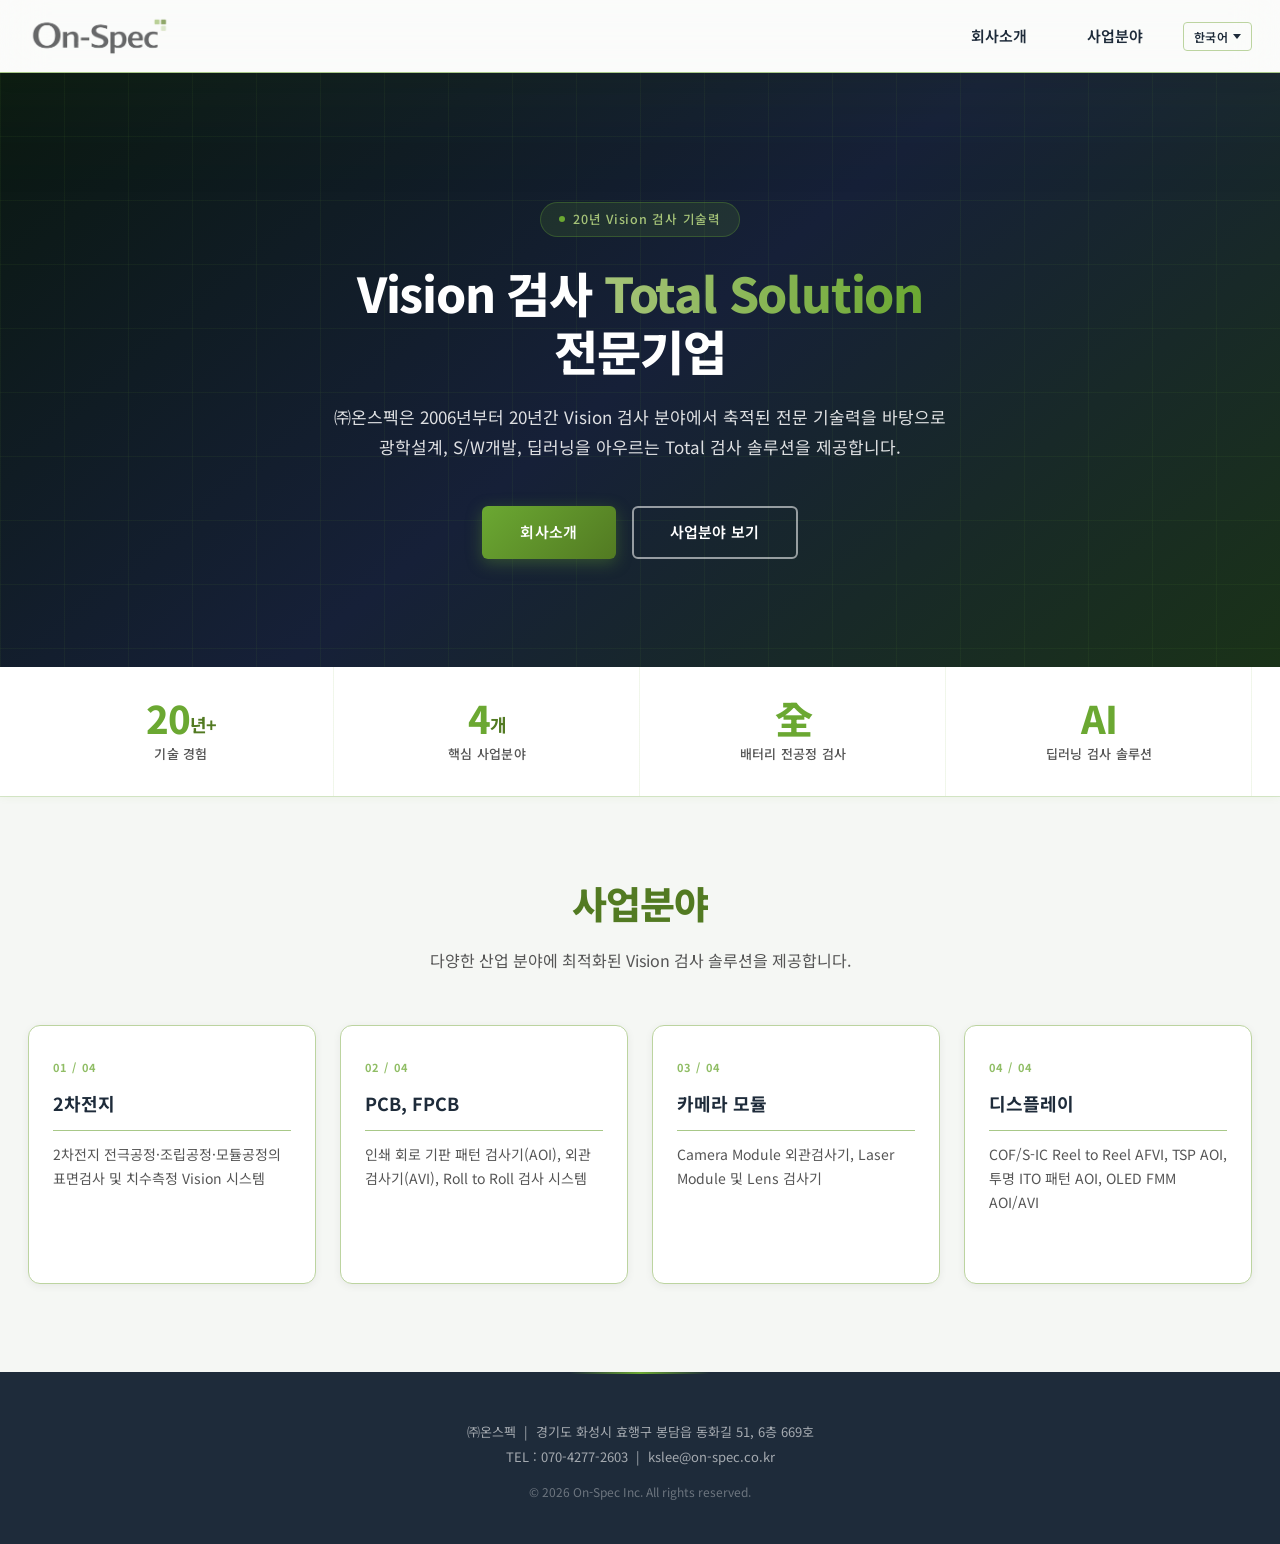
<file: OnSpec_Homepage/wwwroot/index.html>
<!DOCTYPE html>
<html lang="ko">
<head>
    <meta charset="UTF-8" name="viewport" content="width=device-width, initial-scale=1.0">
    <meta name="naver-site-verification" content="72e1d73c16ef4dec7e70564b57519d7ae366d9de"/>
    <link rel="icon" href="favicon.ico" type="image/x-icon">
    <title>㈜온스펙 - Vision 검사 Total Solution</title>
    <link rel="preconnect" href="https://fonts.googleapis.com">
    <link rel="preconnect" href="https://fonts.gstatic.com" crossorigin>
    <link rel="stylesheet" href="https://fonts.googleapis.com/css2?family=Noto+Sans+KR:wght@400;500;600;700;800&display=swap">
    <link rel="stylesheet" href="style.css">
</head>
<body data-page="index">

    <!-- ══ HEADER ══════════════════════════════════════════════ -->
    <header class="site-header">
        <div class="header-inner">
            <div class="logo">
                <a href="index.html"><img src="res/logo.png" alt="㈜온스펙"></a>
            </div>
            <nav class="main-nav">
                <ul>
                    <li class="has-dropdown">
                        <a href="about.html" data-i18n="nav-about">회사소개</a>
                        <ul class="dropdown">
                            <li><a href="about.html#profile" data-i18n="sub-profile">기업 개요</a></li>
                            <li><a href="about.html#orgchart" data-i18n="sub-orgchart">조직도</a></li>
                            <li><a href="about.html#location" data-i18n="sub-location">오시는 길</a></li>
                            <li><a href="about.html#contact" data-i18n="sub-contact">연락처</a></li>
                        </ul>
                    </li>
                    <li class="has-dropdown">
                        <a href="business.html" data-i18n="nav-business">사업분야</a>
                        <ul class="dropdown">
                            <li><a href="business.html#battery" data-i18n="sub-battery">2차전지</a></li>
                            <li><a href="business.html#pcb" data-i18n="sub-pcb">PCB, FPCB</a></li>
                            <li><a href="business.html#camera" data-i18n="sub-camera">카메라 모듈</a></li>
                            <li><a href="business.html#display" data-i18n="sub-display">디스플레이</a></li>
                        </ul>
                    </li>
                </ul>
            </nav>
            <div class="lang-select" id="langSelect"></div>
            <button class="menu-toggle" id="menuToggle" data-i18n-aria="menu-aria" aria-label="메뉴 열기">
                <span></span><span></span><span></span>
            </button>
        </div>
    </header>

    <!-- ══ MOBILE NAV ══════════════════════════════════════════ -->
    <nav class="mobile-nav" id="mobileNav">
        <ul>
            <li>
                <a href="about.html" data-i18n="nav-about">회사소개</a>
                <ul class="mobile-sub">
                    <li><a href="about.html#profile" data-i18n="sub-profile">기업 개요</a></li>
                    <li><a href="about.html#orgchart" data-i18n="sub-orgchart">조직도</a></li>
                    <li><a href="about.html#location" data-i18n="sub-location">오시는 길</a></li>
                    <li><a href="about.html#contact" data-i18n="sub-contact">연락처</a></li>
                </ul>
            </li>
            <li>
                <a href="business.html" data-i18n="nav-business">사업분야</a>
                <ul class="mobile-sub">
                    <li><a href="business.html#battery" data-i18n="sub-battery">2차전지</a></li>
                    <li><a href="business.html#pcb" data-i18n="sub-pcb">PCB, FPCB</a></li>
                    <li><a href="business.html#camera" data-i18n="sub-camera">카메라 모듈</a></li>
                    <li><a href="business.html#display" data-i18n="sub-display">디스플레이</a></li>
                </ul>
            </li>
        </ul>
    </nav>

    <!-- ══ PAGE BODY ════════════════════════════════════════════ -->
    <div class="page-body">

        <!-- HERO -->
        <section class="hero">
            <div class="hero-inner">
                <div class="hero-badge" data-i18n="hero-badge">20년 Vision 검사 기술력</div>
                <h1 data-i18n="hero-title">Vision 검사 <em>Total Solution</em><br>전문기업</h1>
                <p data-i18n="hero-desc">
                    ㈜온스펙은 2006년부터 20년간 Vision 검사 분야에서 축적된 전문 기술력을 바탕으로<br>
                    광학설계, S/W개발, 딥러닝을 아우르는 Total 검사 솔루션을 제공합니다.
                </p>
                <div class="hero-cta">
                    <a href="about.html" class="btn-primary" data-i18n="hero-btn-about">회사소개</a>
                    <a href="business.html" class="btn-outline" data-i18n="hero-btn-business">사업분야 보기</a>
                </div>
            </div>
        </section>

        <!-- STATS -->
        <div class="stats-section">
            <div class="stats-inner">
                <div class="stat-item">
                    <span class="stat-num">20<span class="stat-unit" data-i18n="stat-experience-u">년+</span></span>
                    <span class="stat-label" data-i18n="stat-experience">기술 경험</span>
                </div>
                <div class="stat-item">
                    <span class="stat-num">4<span class="stat-unit" data-i18n="stat-business-u">개</span></span>
                    <span class="stat-label" data-i18n="stat-business">핵심 사업분야</span>
                </div>
                <div class="stat-item">
                    <span class="stat-num">全</span>
                    <span class="stat-label" data-i18n="stat-battery">배터리 전공정 검사</span>
                </div>
                <div class="stat-item">
                    <span class="stat-num">AI</span>
                    <span class="stat-label" data-i18n="stat-ai">딥러닝 검사 솔루션</span>
                </div>
            </div>
        </div>

        <!-- OVERVIEW -->
        <section class="overview">
            <div class="overview-title">
                <span class="section-tag" data-i18n="overview-tag">사업분야</span>
                <p data-i18n="overview-p">다양한 산업 분야에 최적화된 Vision 검사 솔루션을 제공합니다.</p>
            </div>
            <div class="overview-grid">
                <a href="business.html#battery" class="overview-card">
                    <span class="card-num">01 / 04</span>
                    <h3 data-i18n="sub-battery">2차전지</h3>
                    <p data-i18n="card-battery">2차전지 전극공정·조립공정·모듈공정의 표면검사 및 치수측정 Vision 시스템</p>
                    <span class="card-arrow" data-i18n="card-more">더 보기</span>
                </a>
                <a href="business.html#pcb" class="overview-card">
                    <span class="card-num">02 / 04</span>
                    <h3 data-i18n="sub-pcb">PCB, FPCB</h3>
                    <p data-i18n="card-pcb">인쇄 회로 기판 패턴 검사기(AOI), 외관 검사기(AVI), Roll to Roll 검사 시스템</p>
                    <span class="card-arrow" data-i18n="card-more">더 보기</span>
                </a>
                <a href="business.html#camera" class="overview-card">
                    <span class="card-num">03 / 04</span>
                    <h3 data-i18n="sub-camera">카메라 모듈</h3>
                    <p data-i18n="card-camera">Camera Module 외관검사기, Laser Module 및 Lens 검사기</p>
                    <span class="card-arrow" data-i18n="card-more">더 보기</span>
                </a>
                <a href="business.html#display" class="overview-card">
                    <span class="card-num">04 / 04</span>
                    <h3 data-i18n="sub-display">디스플레이</h3>
                    <p data-i18n="card-display">COF/S-IC Reel to Reel AFVI, TSP AOI, 투명 ITO 패턴 AOI, OLED FMM AOI/AVI</p>
                    <span class="card-arrow" data-i18n="card-more">더 보기</span>
                </a>
            </div>
        </section>

    </div><!-- /.page-body -->

    <!-- ══ FOOTER ══════════════════════════════════════════════ -->
    <footer class="site-footer">
        <p data-i18n="footer-addr">㈜온스펙 &nbsp;|&nbsp; 경기도 화성시 효행구 봉담읍 동화길 51, 6층 669호</p>
        <p data-i18n="footer-tel">TEL : 070-4277-2603 &nbsp;|&nbsp; kslee@on-spec.co.kr</p>
        <p class="footer-copy">© 2026 On-Spec Inc. All rights reserved.</p>
    </footer>

    <script>
        const menuToggle = document.getElementById('menuToggle');
        const mobileNav = document.getElementById('mobileNav');
        menuToggle.addEventListener('click', function () {
            mobileNav.classList.toggle('open');
            menuToggle.classList.toggle('open');
        });

        /* Close mobile nav when any nav link is tapped (same-page anchors) */
        mobileNav.querySelectorAll('a').forEach(function (link) {
            link.addEventListener('click', function () {
                mobileNav.classList.remove('open');
                menuToggle.classList.remove('open');
            });
        });
    </script>
    <script src="lang.js"></script>

</body>
</html>
</file>
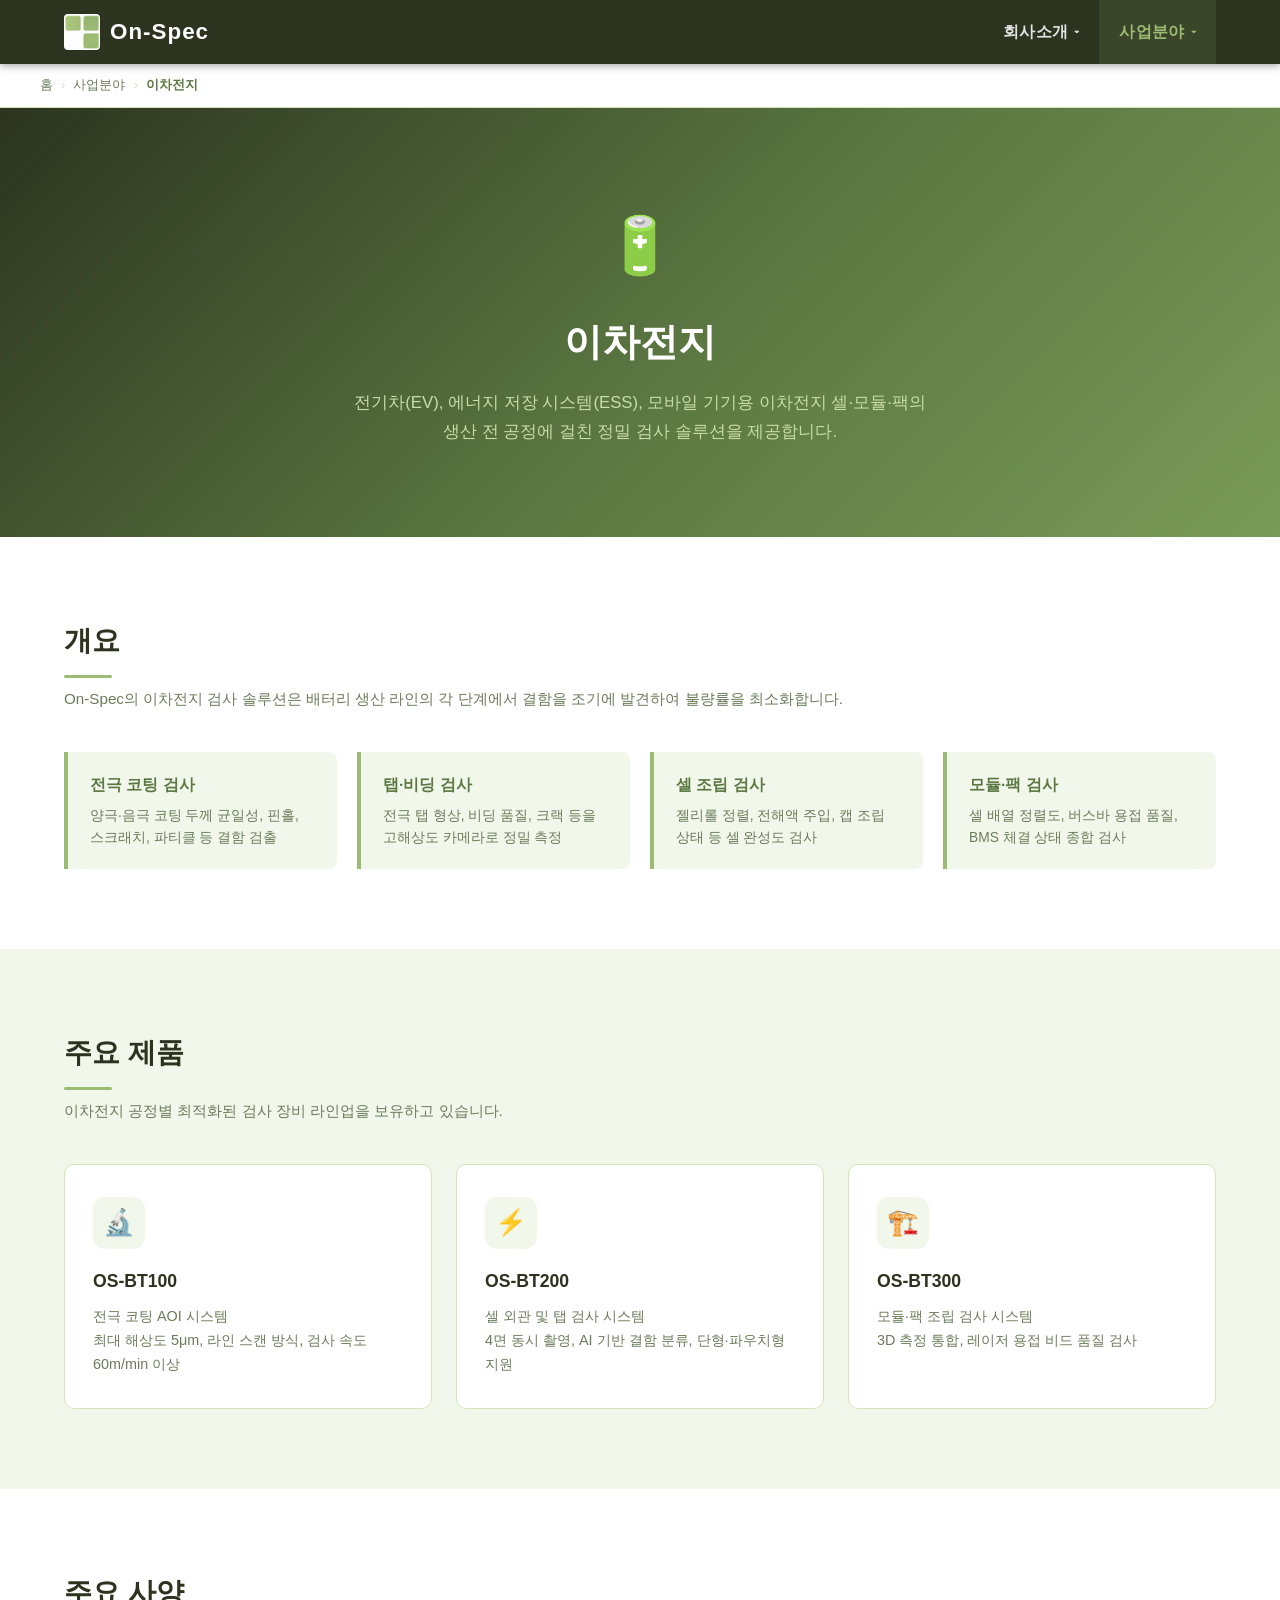
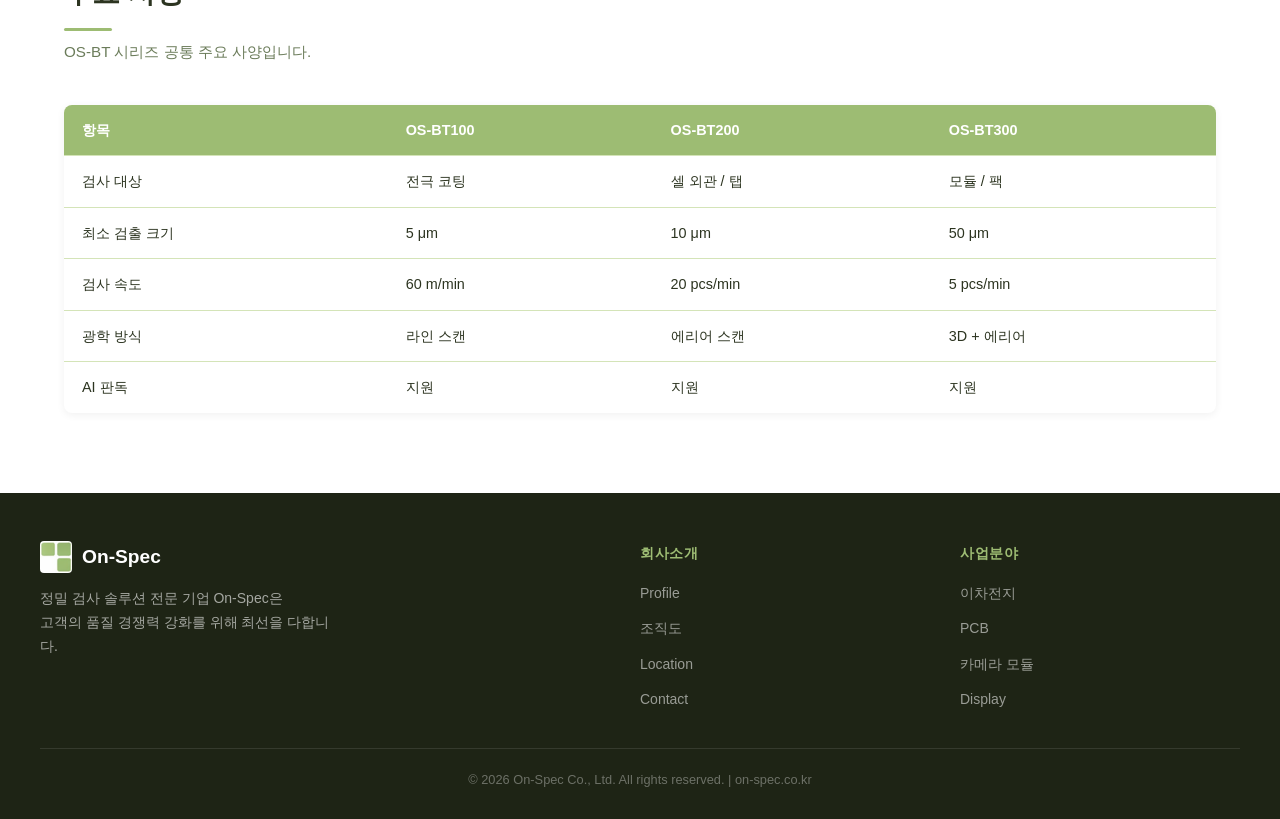
<file: battery.html>
<!DOCTYPE html>
<html lang="ko">
<head>
  <meta charset="UTF-8">
  <meta name="viewport" content="width=device-width, initial-scale=1.0">
  <link rel="icon" href="favicon.ico" type="image/x-icon">
  <title>On-Spec | 이차전지</title>
  <link rel="stylesheet" href="styles.css">
</head>
<body>

<!-- ── Navigation ─────────────────────────── -->
<nav class="navbar">
  <div class="navbar-inner">
    <a href="index.html" class="navbar-brand">
      <img src="favicon.ico" alt="On-Spec Logo">
      On-Spec
    </a>

    <button class="nav-toggle" id="navToggle" aria-label="메뉴 열기">
      <span></span><span></span><span></span>
    </button>

    <ul class="nav-menu" id="navMenu">
      <li class="nav-item">
        <a href="company.html" class="nav-link">회사소개 <span class="arrow">▾</span></a>
        <div class="dropdown">
          <a href="company.html#profile">Profile</a>
          <a href="company.html#org">조직도</a>
          <a href="company.html#location">Location</a>
          <a href="company.html#contact">Contact</a>
        </div>
      </li>
      <li class="nav-item active">
        <a href="battery.html" class="nav-link">사업분야 <span class="arrow">▾</span></a>
        <div class="dropdown">
          <a href="battery.html" class="active">이차전지</a>
          <a href="pcb.html">PCB</a>
          <a href="camera.html">카메라 모듈</a>
          <a href="display.html">Display</a>
        </div>
      </li>
    </ul>
  </div>
</nav>

<!-- ── Breadcrumb ─────────────────────────── -->
<div class="breadcrumb">
  <div class="breadcrumb-inner">
    <a href="index.html">홈</a>
    <span class="sep">›</span>
    <span>사업분야</span>
    <span class="sep">›</span>
    <span class="current">이차전지</span>
  </div>
</div>

<!-- ── Business Hero ─────────────────────── -->
<div class="biz-hero">
  <div class="biz-icon">🔋</div>
  <h1>이차전지</h1>
  <p>
    전기차(EV), 에너지 저장 시스템(ESS), 모바일 기기용 이차전지 셀·모듈·팩의
    생산 전 공정에 걸친 정밀 검사 솔루션을 제공합니다.
  </p>
</div>

<!-- ── Overview ──────────────────────────── -->
<div class="section section-alt">
  <div class="container">
    <h2 class="section-title">개요</h2>
    <p class="section-subtitle">
      On-Spec의 이차전지 검사 솔루션은 배터리 생산 라인의 각 단계에서
      결함을 조기에 발견하여 불량률을 최소화합니다.
    </p>
    <div class="feature-grid">
      <div class="feature-item">
        <h4>전극 코팅 검사</h4>
        <p>양극·음극 코팅 두께 균일성, 핀홀, 스크래치, 파티클 등 결함 검출</p>
      </div>
      <div class="feature-item">
        <h4>탭·비딩 검사</h4>
        <p>전극 탭 형상, 비딩 품질, 크랙 등을 고해상도 카메라로 정밀 측정</p>
      </div>
      <div class="feature-item">
        <h4>셀 조립 검사</h4>
        <p>젤리롤 정렬, 전해액 주입, 캡 조립 상태 등 셀 완성도 검사</p>
      </div>
      <div class="feature-item">
        <h4>모듈·팩 검사</h4>
        <p>셀 배열 정렬도, 버스바 용접 품질, BMS 체결 상태 종합 검사</p>
      </div>
    </div>
  </div>
</div>

<!-- ── Products ──────────────────────────── -->
<div class="section">
  <div class="container">
    <h2 class="section-title">주요 제품</h2>
    <p class="section-subtitle">이차전지 공정별 최적화된 검사 장비 라인업을 보유하고 있습니다.</p>
    <div class="card-grid">
      <div class="card">
        <div class="card-icon">🔬</div>
        <h3>OS-BT100</h3>
        <p>전극 코팅 AOI 시스템<br>최대 해상도 5μm, 라인 스캔 방식, 검사 속도 60m/min 이상</p>
      </div>
      <div class="card">
        <div class="card-icon">⚡</div>
        <h3>OS-BT200</h3>
        <p>셀 외관 및 탭 검사 시스템<br>4면 동시 촬영, AI 기반 결함 분류, 단형·파우치형 지원</p>
      </div>
      <div class="card">
        <div class="card-icon">🏗️</div>
        <h3>OS-BT300</h3>
        <p>모듈·팩 조립 검사 시스템<br>3D 측정 통합, 레이저 용접 비드 품질 검사</p>
      </div>
    </div>
  </div>
</div>

<!-- ── Spec Table ─────────────────────────── -->
<div class="section section-alt">
  <div class="container">
    <h2 class="section-title">주요 사양</h2>
    <p class="section-subtitle">OS-BT 시리즈 공통 주요 사양입니다.</p>
    <table class="spec-table">
      <thead>
        <tr>
          <th>항목</th>
          <th>OS-BT100</th>
          <th>OS-BT200</th>
          <th>OS-BT300</th>
        </tr>
      </thead>
      <tbody>
        <tr>
          <td>검사 대상</td>
          <td>전극 코팅</td>
          <td>셀 외관 / 탭</td>
          <td>모듈 / 팩</td>
        </tr>
        <tr>
          <td>최소 검출 크기</td>
          <td>5 μm</td>
          <td>10 μm</td>
          <td>50 μm</td>
        </tr>
        <tr>
          <td>검사 속도</td>
          <td>60 m/min</td>
          <td>20 pcs/min</td>
          <td>5 pcs/min</td>
        </tr>
        <tr>
          <td>광학 방식</td>
          <td>라인 스캔</td>
          <td>에리어 스캔</td>
          <td>3D + 에리어</td>
        </tr>
        <tr>
          <td>AI 판독</td>
          <td>지원</td>
          <td>지원</td>
          <td>지원</td>
        </tr>
      </tbody>
    </table>
  </div>
</div>

<!-- ── Footer ─────────────────────────────── -->
<footer>
  <div class="footer-inner">
    <div class="footer-grid">
      <div>
        <div class="footer-brand">
          <img src="favicon.ico" alt="On-Spec Logo">
          On-Spec
        </div>
        <p class="footer-desc">
          정밀 검사 솔루션 전문 기업 On-Spec은<br>
          고객의 품질 경쟁력 강화를 위해 최선을 다합니다.
        </p>
      </div>
      <div class="footer-col">
        <h4>회사소개</h4>
        <ul>
          <li><a href="company.html#profile">Profile</a></li>
          <li><a href="company.html#org">조직도</a></li>
          <li><a href="company.html#location">Location</a></li>
          <li><a href="company.html#contact">Contact</a></li>
        </ul>
      </div>
      <div class="footer-col">
        <h4>사업분야</h4>
        <ul>
          <li><a href="battery.html">이차전지</a></li>
          <li><a href="pcb.html">PCB</a></li>
          <li><a href="camera.html">카메라 모듈</a></li>
          <li><a href="display.html">Display</a></li>
        </ul>
      </div>
    </div>
    <div class="footer-bottom">
      © 2026 On-Spec Co., Ltd. All rights reserved. | on-spec.co.kr
    </div>
  </div>
</footer>

<script>
  const toggle = document.getElementById('navToggle');
  const menu = document.getElementById('navMenu');
  toggle.addEventListener('click', () => menu.classList.toggle('open'));
  document.querySelectorAll('.nav-link').forEach(link => {
    link.addEventListener('click', function(e) {
      if (window.innerWidth <= 768 && this.nextElementSibling) {
        e.preventDefault();
        this.parentElement.classList.toggle('open');
      }
    });
  });
</script>
</body>
</html>
</file>
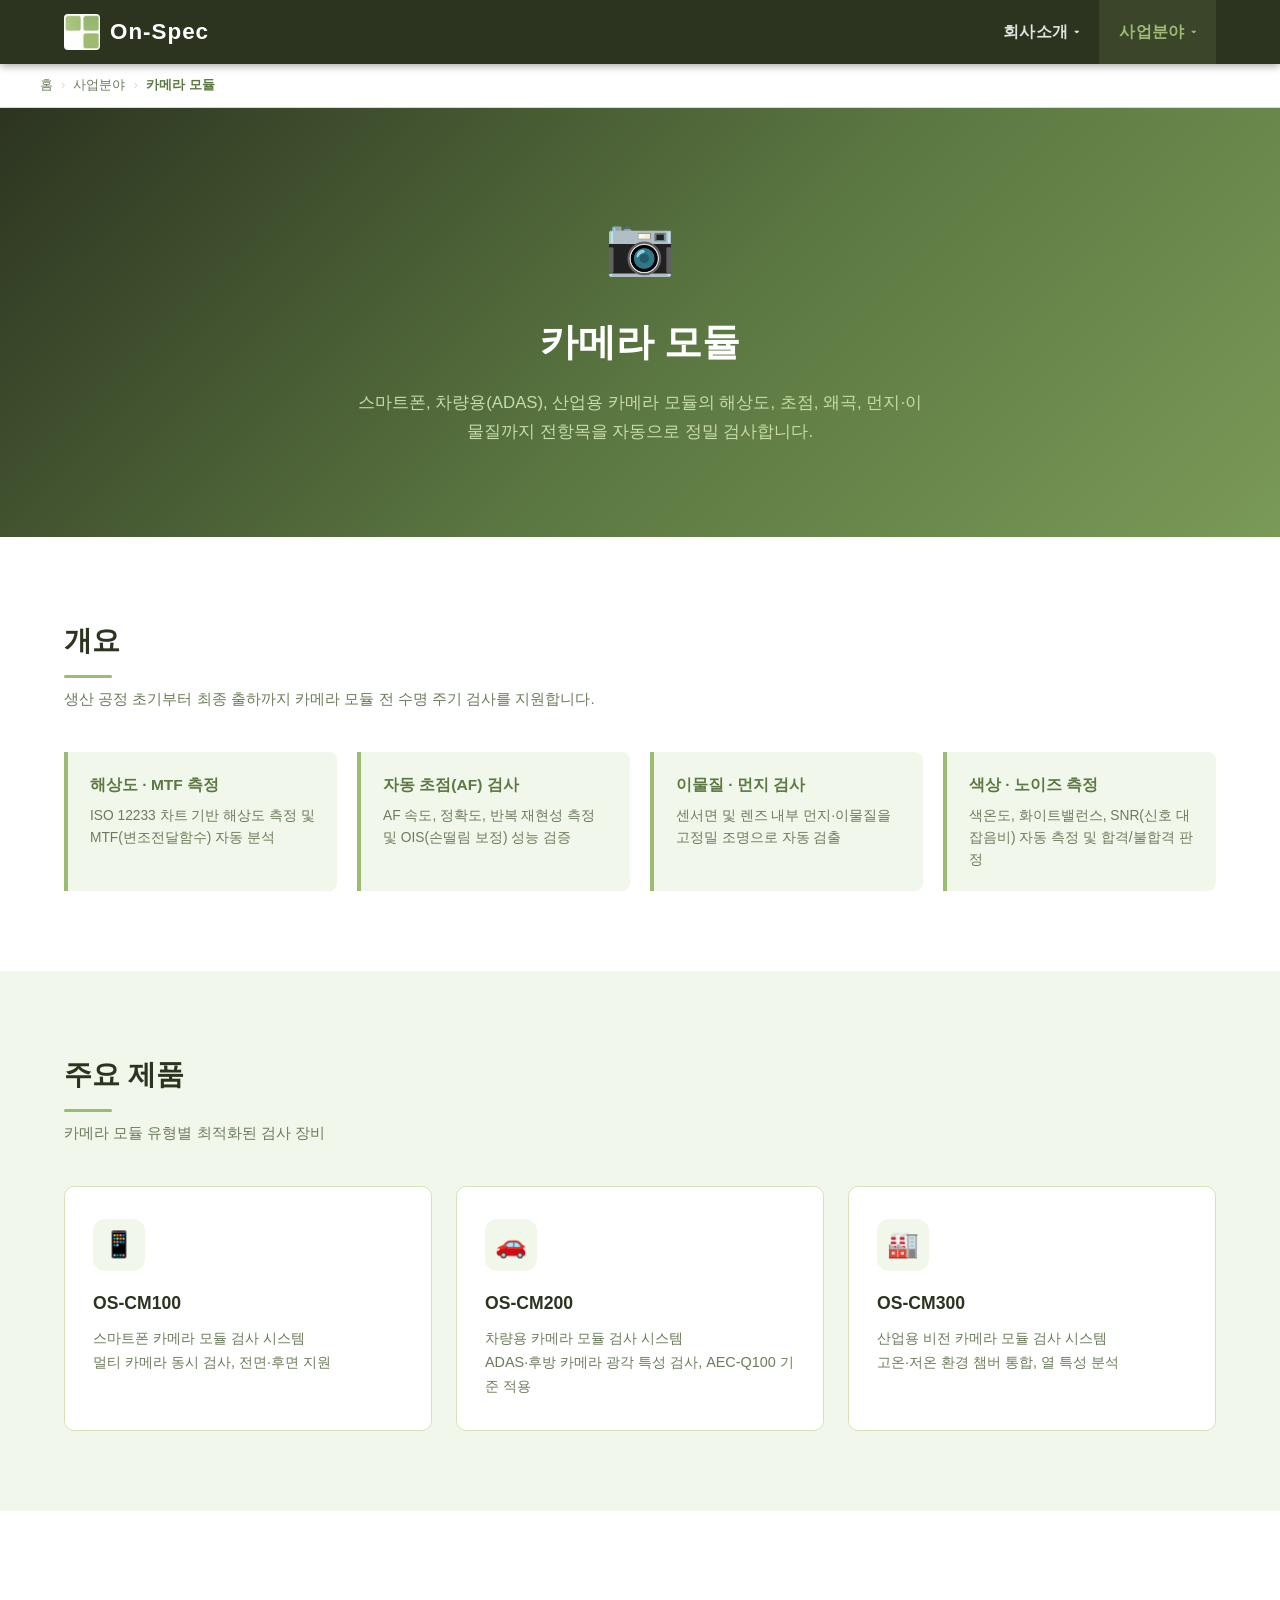
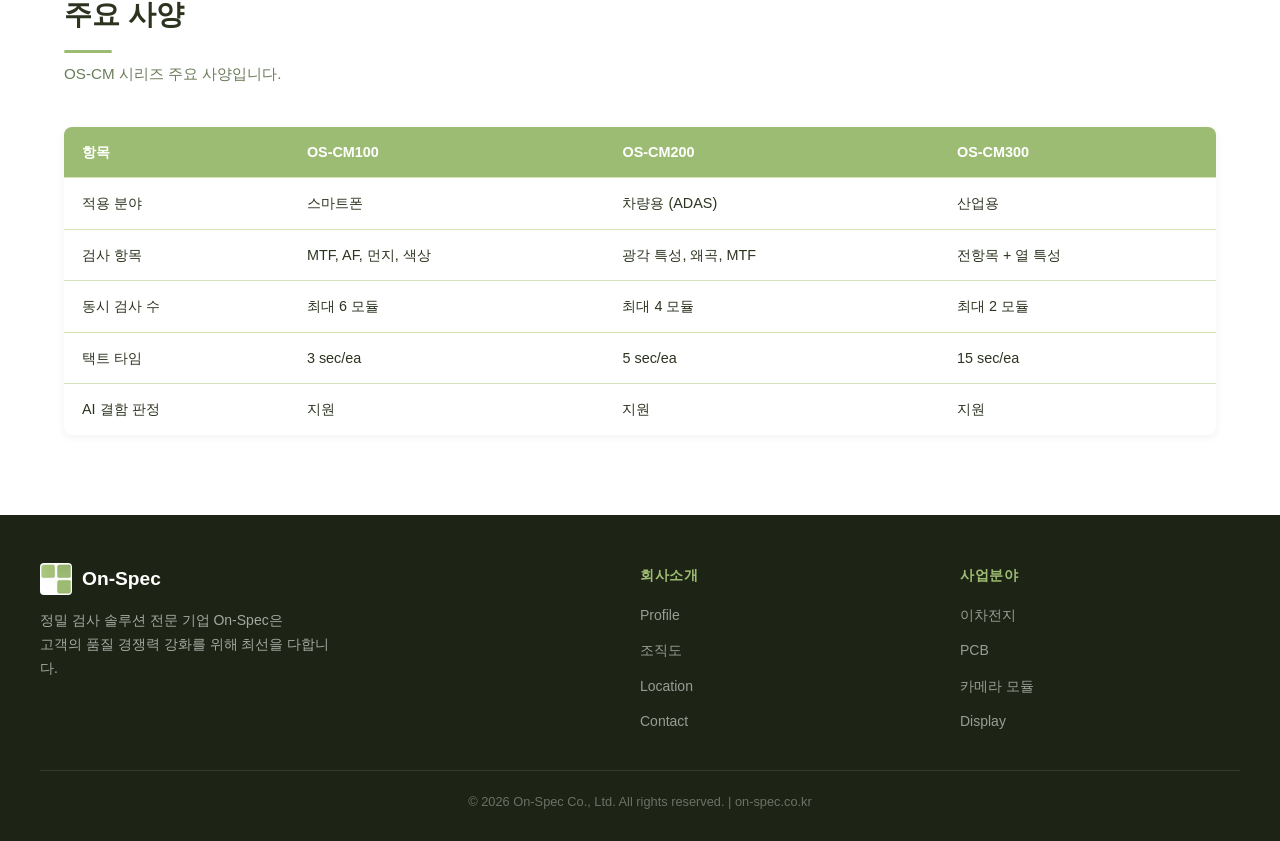
<file: camera.html>
<!DOCTYPE html>
<html lang="ko">
<head>
  <meta charset="UTF-8">
  <meta name="viewport" content="width=device-width, initial-scale=1.0">
  <link rel="icon" href="favicon.ico" type="image/x-icon">
  <title>On-Spec | 카메라 모듈</title>
  <link rel="stylesheet" href="styles.css">
</head>
<body>

<!-- ── Navigation ─────────────────────────── -->
<nav class="navbar">
  <div class="navbar-inner">
    <a href="index.html" class="navbar-brand">
      <img src="favicon.ico" alt="On-Spec Logo">
      On-Spec
    </a>

    <button class="nav-toggle" id="navToggle" aria-label="메뉴 열기">
      <span></span><span></span><span></span>
    </button>

    <ul class="nav-menu" id="navMenu">
      <li class="nav-item">
        <a href="company.html" class="nav-link">회사소개 <span class="arrow">▾</span></a>
        <div class="dropdown">
          <a href="company.html#profile">Profile</a>
          <a href="company.html#org">조직도</a>
          <a href="company.html#location">Location</a>
          <a href="company.html#contact">Contact</a>
        </div>
      </li>
      <li class="nav-item active">
        <a href="battery.html" class="nav-link">사업분야 <span class="arrow">▾</span></a>
        <div class="dropdown">
          <a href="battery.html">이차전지</a>
          <a href="pcb.html">PCB</a>
          <a href="camera.html" class="active">카메라 모듈</a>
          <a href="display.html">Display</a>
        </div>
      </li>
    </ul>
  </div>
</nav>

<!-- ── Breadcrumb ─────────────────────────── -->
<div class="breadcrumb">
  <div class="breadcrumb-inner">
    <a href="index.html">홈</a>
    <span class="sep">›</span>
    <span>사업분야</span>
    <span class="sep">›</span>
    <span class="current">카메라 모듈</span>
  </div>
</div>

<!-- ── Business Hero ─────────────────────── -->
<div class="biz-hero">
  <div class="biz-icon">📷</div>
  <h1>카메라 모듈</h1>
  <p>
    스마트폰, 차량용(ADAS), 산업용 카메라 모듈의 해상도, 초점, 왜곡,
    먼지·이물질까지 전항목을 자동으로 정밀 검사합니다.
  </p>
</div>

<!-- ── Overview ──────────────────────────── -->
<div class="section section-alt">
  <div class="container">
    <h2 class="section-title">개요</h2>
    <p class="section-subtitle">
      생산 공정 초기부터 최종 출하까지 카메라 모듈 전 수명 주기 검사를 지원합니다.
    </p>
    <div class="feature-grid">
      <div class="feature-item">
        <h4>해상도 · MTF 측정</h4>
        <p>ISO 12233 차트 기반 해상도 측정 및 MTF(변조전달함수) 자동 분석</p>
      </div>
      <div class="feature-item">
        <h4>자동 초점(AF) 검사</h4>
        <p>AF 속도, 정확도, 반복 재현성 측정 및 OIS(손떨림 보정) 성능 검증</p>
      </div>
      <div class="feature-item">
        <h4>이물질 · 먼지 검사</h4>
        <p>센서면 및 렌즈 내부 먼지·이물질을 고정밀 조명으로 자동 검출</p>
      </div>
      <div class="feature-item">
        <h4>색상 · 노이즈 측정</h4>
        <p>색온도, 화이트밸런스, SNR(신호 대 잡음비) 자동 측정 및 합격/불합격 판정</p>
      </div>
    </div>
  </div>
</div>

<!-- ── Products ──────────────────────────── -->
<div class="section">
  <div class="container">
    <h2 class="section-title">주요 제품</h2>
    <p class="section-subtitle">카메라 모듈 유형별 최적화된 검사 장비</p>
    <div class="card-grid">
      <div class="card">
        <div class="card-icon">📱</div>
        <h3>OS-CM100</h3>
        <p>스마트폰 카메라 모듈 검사 시스템<br>멀티 카메라 동시 검사, 전면·후면 지원</p>
      </div>
      <div class="card">
        <div class="card-icon">🚗</div>
        <h3>OS-CM200</h3>
        <p>차량용 카메라 모듈 검사 시스템<br>ADAS·후방 카메라 광각 특성 검사, AEC-Q100 기준 적용</p>
      </div>
      <div class="card">
        <div class="card-icon">🏭</div>
        <h3>OS-CM300</h3>
        <p>산업용 비전 카메라 모듈 검사 시스템<br>고온·저온 환경 챔버 통합, 열 특성 분석</p>
      </div>
    </div>
  </div>
</div>

<!-- ── Spec Table ─────────────────────────── -->
<div class="section section-alt">
  <div class="container">
    <h2 class="section-title">주요 사양</h2>
    <p class="section-subtitle">OS-CM 시리즈 주요 사양입니다.</p>
    <table class="spec-table">
      <thead>
        <tr>
          <th>항목</th>
          <th>OS-CM100</th>
          <th>OS-CM200</th>
          <th>OS-CM300</th>
        </tr>
      </thead>
      <tbody>
        <tr>
          <td>적용 분야</td>
          <td>스마트폰</td>
          <td>차량용 (ADAS)</td>
          <td>산업용</td>
        </tr>
        <tr>
          <td>검사 항목</td>
          <td>MTF, AF, 먼지, 색상</td>
          <td>광각 특성, 왜곡, MTF</td>
          <td>전항목 + 열 특성</td>
        </tr>
        <tr>
          <td>동시 검사 수</td>
          <td>최대 6 모듈</td>
          <td>최대 4 모듈</td>
          <td>최대 2 모듈</td>
        </tr>
        <tr>
          <td>택트 타임</td>
          <td>3 sec/ea</td>
          <td>5 sec/ea</td>
          <td>15 sec/ea</td>
        </tr>
        <tr>
          <td>AI 결함 판정</td>
          <td>지원</td>
          <td>지원</td>
          <td>지원</td>
        </tr>
      </tbody>
    </table>
  </div>
</div>

<!-- ── Footer ─────────────────────────────── -->
<footer>
  <div class="footer-inner">
    <div class="footer-grid">
      <div>
        <div class="footer-brand">
          <img src="favicon.ico" alt="On-Spec Logo">
          On-Spec
        </div>
        <p class="footer-desc">
          정밀 검사 솔루션 전문 기업 On-Spec은<br>
          고객의 품질 경쟁력 강화를 위해 최선을 다합니다.
        </p>
      </div>
      <div class="footer-col">
        <h4>회사소개</h4>
        <ul>
          <li><a href="company.html#profile">Profile</a></li>
          <li><a href="company.html#org">조직도</a></li>
          <li><a href="company.html#location">Location</a></li>
          <li><a href="company.html#contact">Contact</a></li>
        </ul>
      </div>
      <div class="footer-col">
        <h4>사업분야</h4>
        <ul>
          <li><a href="battery.html">이차전지</a></li>
          <li><a href="pcb.html">PCB</a></li>
          <li><a href="camera.html">카메라 모듈</a></li>
          <li><a href="display.html">Display</a></li>
        </ul>
      </div>
    </div>
    <div class="footer-bottom">
      © 2026 On-Spec Co., Ltd. All rights reserved. | on-spec.co.kr
    </div>
  </div>
</footer>

<script>
  const toggle = document.getElementById('navToggle');
  const menu = document.getElementById('navMenu');
  toggle.addEventListener('click', () => menu.classList.toggle('open'));
  document.querySelectorAll('.nav-link').forEach(link => {
    link.addEventListener('click', function(e) {
      if (window.innerWidth <= 768 && this.nextElementSibling) {
        e.preventDefault();
        this.parentElement.classList.toggle('open');
      }
    });
  });
</script>
</body>
</html>
</file>
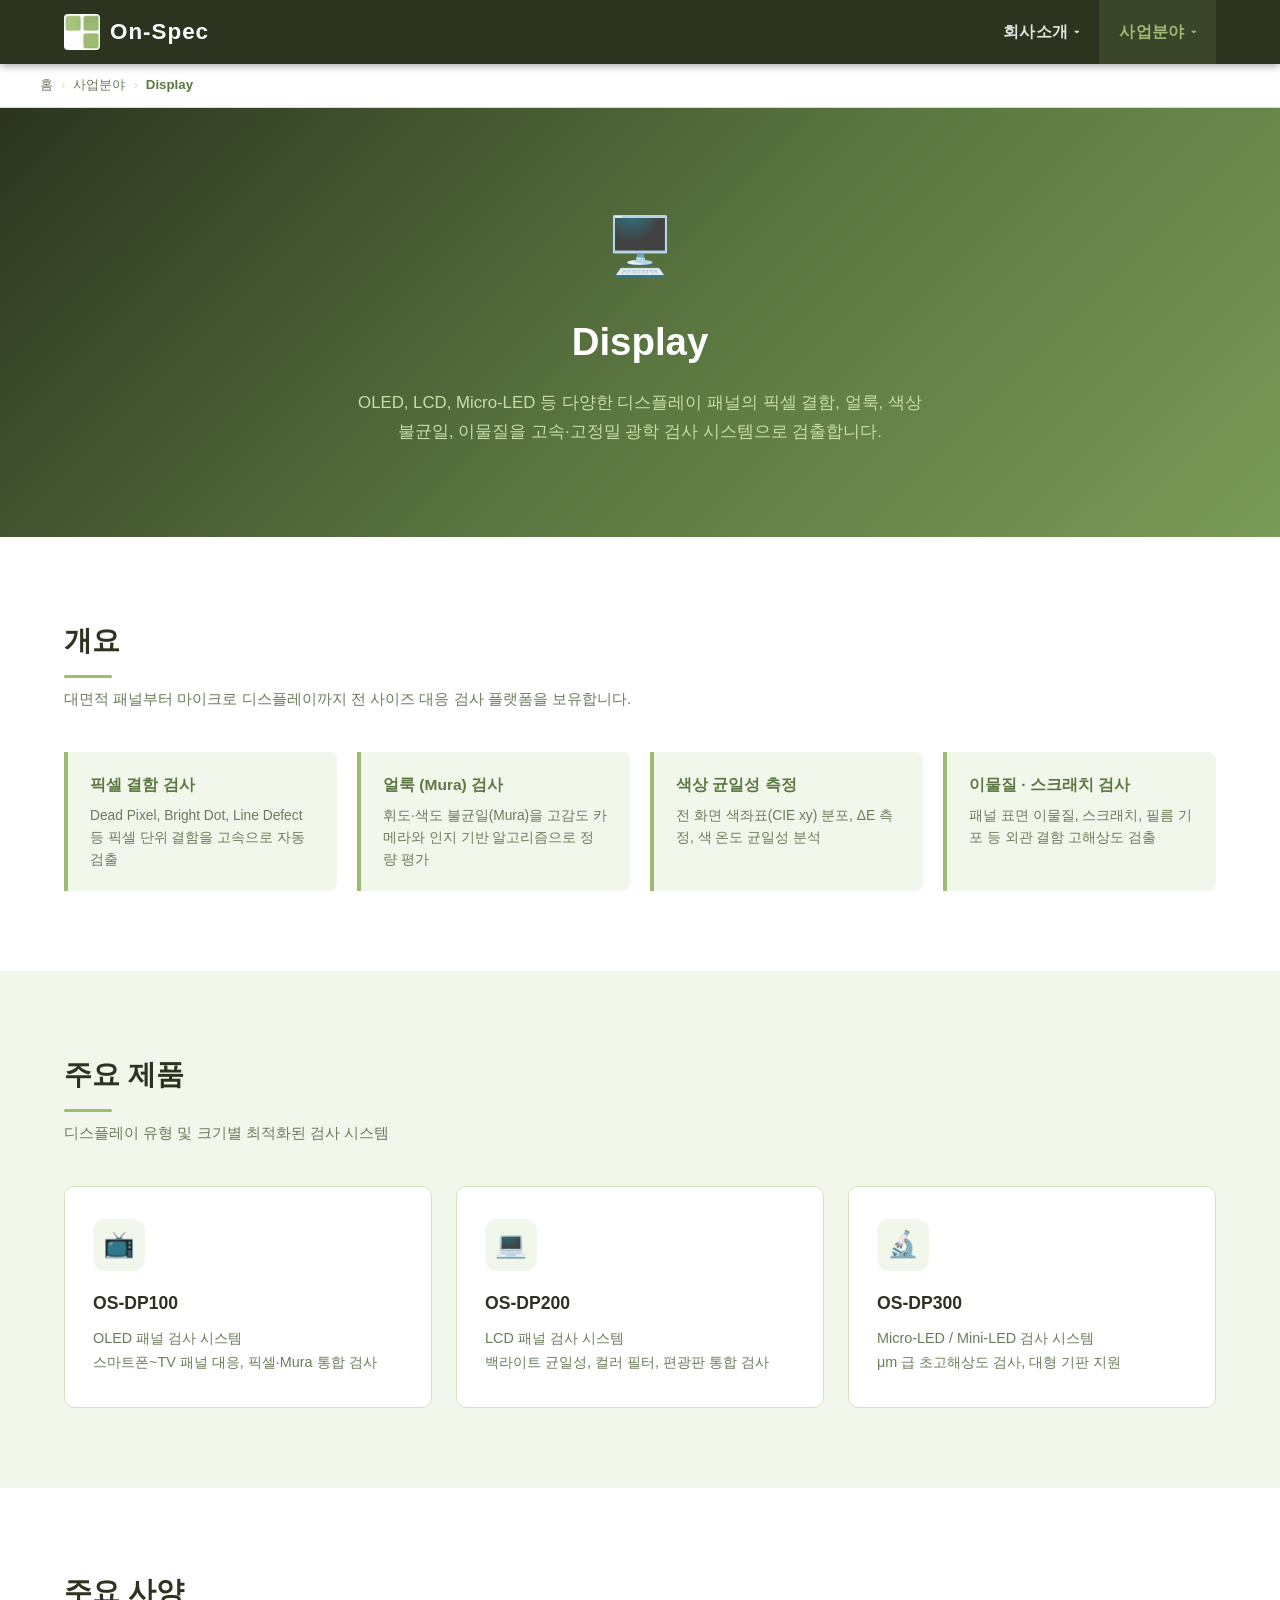
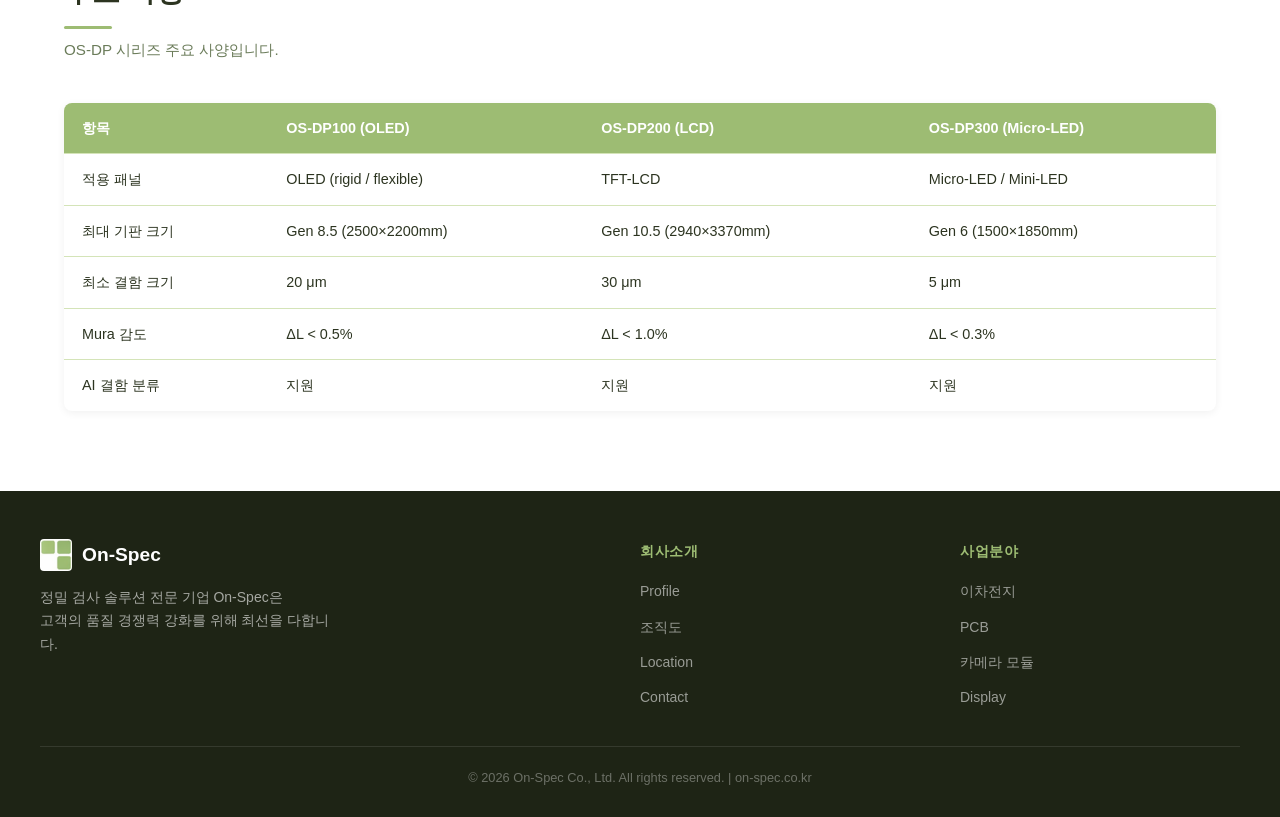
<file: display.html>
<!DOCTYPE html>
<html lang="ko">
<head>
  <meta charset="UTF-8">
  <meta name="viewport" content="width=device-width, initial-scale=1.0">
  <link rel="icon" href="favicon.ico" type="image/x-icon">
  <title>On-Spec | Display</title>
  <link rel="stylesheet" href="styles.css">
</head>
<body>

<!-- ── Navigation ─────────────────────────── -->
<nav class="navbar">
  <div class="navbar-inner">
    <a href="index.html" class="navbar-brand">
      <img src="favicon.ico" alt="On-Spec Logo">
      On-Spec
    </a>

    <button class="nav-toggle" id="navToggle" aria-label="메뉴 열기">
      <span></span><span></span><span></span>
    </button>

    <ul class="nav-menu" id="navMenu">
      <li class="nav-item">
        <a href="company.html" class="nav-link">회사소개 <span class="arrow">▾</span></a>
        <div class="dropdown">
          <a href="company.html#profile">Profile</a>
          <a href="company.html#org">조직도</a>
          <a href="company.html#location">Location</a>
          <a href="company.html#contact">Contact</a>
        </div>
      </li>
      <li class="nav-item active">
        <a href="battery.html" class="nav-link">사업분야 <span class="arrow">▾</span></a>
        <div class="dropdown">
          <a href="battery.html">이차전지</a>
          <a href="pcb.html">PCB</a>
          <a href="camera.html">카메라 모듈</a>
          <a href="display.html" class="active">Display</a>
        </div>
      </li>
    </ul>
  </div>
</nav>

<!-- ── Breadcrumb ─────────────────────────── -->
<div class="breadcrumb">
  <div class="breadcrumb-inner">
    <a href="index.html">홈</a>
    <span class="sep">›</span>
    <span>사업분야</span>
    <span class="sep">›</span>
    <span class="current">Display</span>
  </div>
</div>

<!-- ── Business Hero ─────────────────────── -->
<div class="biz-hero">
  <div class="biz-icon">🖥️</div>
  <h1>Display</h1>
  <p>
    OLED, LCD, Micro-LED 등 다양한 디스플레이 패널의 픽셀 결함, 얼룩,
    색상 불균일, 이물질을 고속·고정밀 광학 검사 시스템으로 검출합니다.
  </p>
</div>

<!-- ── Overview ──────────────────────────── -->
<div class="section section-alt">
  <div class="container">
    <h2 class="section-title">개요</h2>
    <p class="section-subtitle">
      대면적 패널부터 마이크로 디스플레이까지 전 사이즈 대응 검사 플랫폼을 보유합니다.
    </p>
    <div class="feature-grid">
      <div class="feature-item">
        <h4>픽셀 결함 검사</h4>
        <p>Dead Pixel, Bright Dot, Line Defect 등 픽셀 단위 결함을 고속으로 자동 검출</p>
      </div>
      <div class="feature-item">
        <h4>얼룩 (Mura) 검사</h4>
        <p>휘도·색도 불균일(Mura)을 고감도 카메라와 인지 기반 알고리즘으로 정량 평가</p>
      </div>
      <div class="feature-item">
        <h4>색상 균일성 측정</h4>
        <p>전 화면 색좌표(CIE xy) 분포, ΔE 측정, 색 온도 균일성 분석</p>
      </div>
      <div class="feature-item">
        <h4>이물질 · 스크래치 검사</h4>
        <p>패널 표면 이물질, 스크래치, 필름 기포 등 외관 결함 고해상도 검출</p>
      </div>
    </div>
  </div>
</div>

<!-- ── Products ──────────────────────────── -->
<div class="section">
  <div class="container">
    <h2 class="section-title">주요 제품</h2>
    <p class="section-subtitle">디스플레이 유형 및 크기별 최적화된 검사 시스템</p>
    <div class="card-grid">
      <div class="card">
        <div class="card-icon">📺</div>
        <h3>OS-DP100</h3>
        <p>OLED 패널 검사 시스템<br>스마트폰~TV 패널 대응, 픽셀·Mura 통합 검사</p>
      </div>
      <div class="card">
        <div class="card-icon">💻</div>
        <h3>OS-DP200</h3>
        <p>LCD 패널 검사 시스템<br>백라이트 균일성, 컬러 필터, 편광판 통합 검사</p>
      </div>
      <div class="card">
        <div class="card-icon">🔬</div>
        <h3>OS-DP300</h3>
        <p>Micro-LED / Mini-LED 검사 시스템<br>μm 급 초고해상도 검사, 대형 기판 지원</p>
      </div>
    </div>
  </div>
</div>

<!-- ── Spec Table ─────────────────────────── -->
<div class="section section-alt">
  <div class="container">
    <h2 class="section-title">주요 사양</h2>
    <p class="section-subtitle">OS-DP 시리즈 주요 사양입니다.</p>
    <table class="spec-table">
      <thead>
        <tr>
          <th>항목</th>
          <th>OS-DP100 (OLED)</th>
          <th>OS-DP200 (LCD)</th>
          <th>OS-DP300 (Micro-LED)</th>
        </tr>
      </thead>
      <tbody>
        <tr>
          <td>적용 패널</td>
          <td>OLED (rigid / flexible)</td>
          <td>TFT-LCD</td>
          <td>Micro-LED / Mini-LED</td>
        </tr>
        <tr>
          <td>최대 기판 크기</td>
          <td>Gen 8.5 (2500×2200mm)</td>
          <td>Gen 10.5 (2940×3370mm)</td>
          <td>Gen 6 (1500×1850mm)</td>
        </tr>
        <tr>
          <td>최소 결함 크기</td>
          <td>20 μm</td>
          <td>30 μm</td>
          <td>5 μm</td>
        </tr>
        <tr>
          <td>Mura 감도</td>
          <td>ΔL &lt; 0.5%</td>
          <td>ΔL &lt; 1.0%</td>
          <td>ΔL &lt; 0.3%</td>
        </tr>
        <tr>
          <td>AI 결함 분류</td>
          <td>지원</td>
          <td>지원</td>
          <td>지원</td>
        </tr>
      </tbody>
    </table>
  </div>
</div>

<!-- ── Footer ─────────────────────────────── -->
<footer>
  <div class="footer-inner">
    <div class="footer-grid">
      <div>
        <div class="footer-brand">
          <img src="favicon.ico" alt="On-Spec Logo">
          On-Spec
        </div>
        <p class="footer-desc">
          정밀 검사 솔루션 전문 기업 On-Spec은<br>
          고객의 품질 경쟁력 강화를 위해 최선을 다합니다.
        </p>
      </div>
      <div class="footer-col">
        <h4>회사소개</h4>
        <ul>
          <li><a href="company.html#profile">Profile</a></li>
          <li><a href="company.html#org">조직도</a></li>
          <li><a href="company.html#location">Location</a></li>
          <li><a href="company.html#contact">Contact</a></li>
        </ul>
      </div>
      <div class="footer-col">
        <h4>사업분야</h4>
        <ul>
          <li><a href="battery.html">이차전지</a></li>
          <li><a href="pcb.html">PCB</a></li>
          <li><a href="camera.html">카메라 모듈</a></li>
          <li><a href="display.html">Display</a></li>
        </ul>
      </div>
    </div>
    <div class="footer-bottom">
      © 2026 On-Spec Co., Ltd. All rights reserved. | on-spec.co.kr
    </div>
  </div>
</footer>

<script>
  const toggle = document.getElementById('navToggle');
  const menu = document.getElementById('navMenu');
  toggle.addEventListener('click', () => menu.classList.toggle('open'));
  document.querySelectorAll('.nav-link').forEach(link => {
    link.addEventListener('click', function(e) {
      if (window.innerWidth <= 768 && this.nextElementSibling) {
        e.preventDefault();
        this.parentElement.classList.toggle('open');
      }
    });
  });
</script>
</body>
</html>
</file>
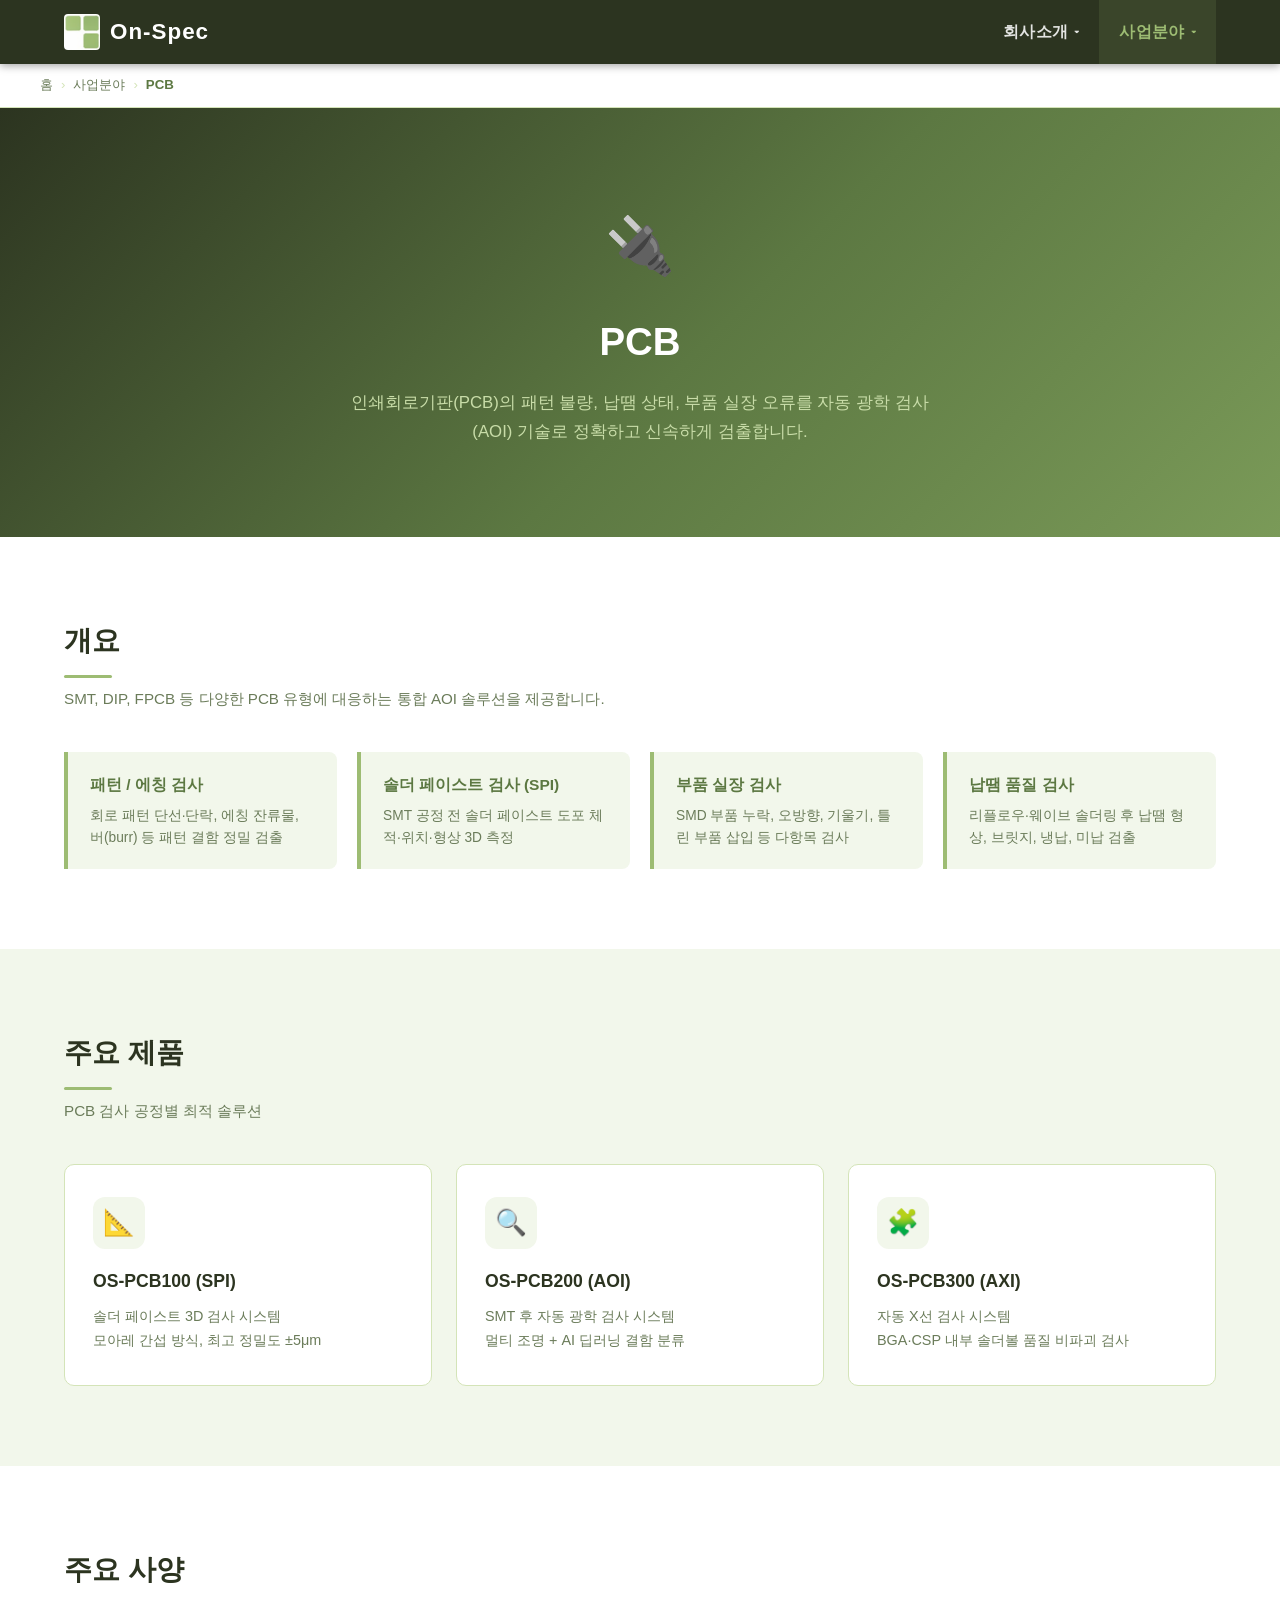
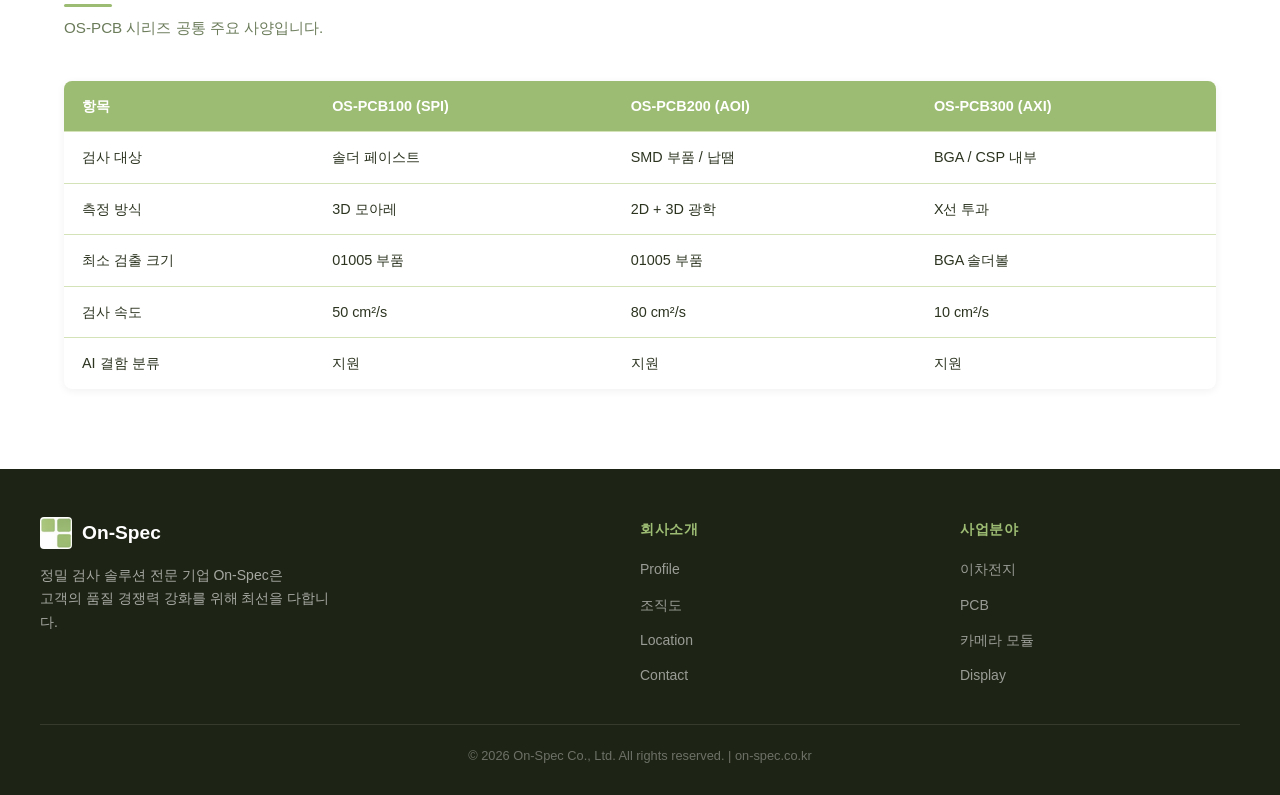
<file: pcb.html>
<!DOCTYPE html>
<html lang="ko">
<head>
  <meta charset="UTF-8">
  <meta name="viewport" content="width=device-width, initial-scale=1.0">
  <link rel="icon" href="favicon.ico" type="image/x-icon">
  <title>On-Spec | PCB</title>
  <link rel="stylesheet" href="styles.css">
</head>
<body>

<!-- ── Navigation ─────────────────────────── -->
<nav class="navbar">
  <div class="navbar-inner">
    <a href="index.html" class="navbar-brand">
      <img src="favicon.ico" alt="On-Spec Logo">
      On-Spec
    </a>

    <button class="nav-toggle" id="navToggle" aria-label="메뉴 열기">
      <span></span><span></span><span></span>
    </button>

    <ul class="nav-menu" id="navMenu">
      <li class="nav-item">
        <a href="company.html" class="nav-link">회사소개 <span class="arrow">▾</span></a>
        <div class="dropdown">
          <a href="company.html#profile">Profile</a>
          <a href="company.html#org">조직도</a>
          <a href="company.html#location">Location</a>
          <a href="company.html#contact">Contact</a>
        </div>
      </li>
      <li class="nav-item active">
        <a href="battery.html" class="nav-link">사업분야 <span class="arrow">▾</span></a>
        <div class="dropdown">
          <a href="battery.html">이차전지</a>
          <a href="pcb.html" class="active">PCB</a>
          <a href="camera.html">카메라 모듈</a>
          <a href="display.html">Display</a>
        </div>
      </li>
    </ul>
  </div>
</nav>

<!-- ── Breadcrumb ─────────────────────────── -->
<div class="breadcrumb">
  <div class="breadcrumb-inner">
    <a href="index.html">홈</a>
    <span class="sep">›</span>
    <span>사업분야</span>
    <span class="sep">›</span>
    <span class="current">PCB</span>
  </div>
</div>

<!-- ── Business Hero ─────────────────────── -->
<div class="biz-hero">
  <div class="biz-icon">🔌</div>
  <h1>PCB</h1>
  <p>
    인쇄회로기판(PCB)의 패턴 불량, 납땜 상태, 부품 실장 오류를
    자동 광학 검사(AOI) 기술로 정확하고 신속하게 검출합니다.
  </p>
</div>

<!-- ── Overview ──────────────────────────── -->
<div class="section section-alt">
  <div class="container">
    <h2 class="section-title">개요</h2>
    <p class="section-subtitle">
      SMT, DIP, FPCB 등 다양한 PCB 유형에 대응하는 통합 AOI 솔루션을 제공합니다.
    </p>
    <div class="feature-grid">
      <div class="feature-item">
        <h4>패턴 / 에칭 검사</h4>
        <p>회로 패턴 단선·단락, 에칭 잔류물, 버(burr) 등 패턴 결함 정밀 검출</p>
      </div>
      <div class="feature-item">
        <h4>솔더 페이스트 검사 (SPI)</h4>
        <p>SMT 공정 전 솔더 페이스트 도포 체적·위치·형상 3D 측정</p>
      </div>
      <div class="feature-item">
        <h4>부품 실장 검사</h4>
        <p>SMD 부품 누락, 오방향, 기울기, 틀린 부품 삽입 등 다항목 검사</p>
      </div>
      <div class="feature-item">
        <h4>납땜 품질 검사</h4>
        <p>리플로우·웨이브 솔더링 후 납땜 형상, 브릿지, 냉납, 미납 검출</p>
      </div>
    </div>
  </div>
</div>

<!-- ── Products ──────────────────────────── -->
<div class="section">
  <div class="container">
    <h2 class="section-title">주요 제품</h2>
    <p class="section-subtitle">PCB 검사 공정별 최적 솔루션</p>
    <div class="card-grid">
      <div class="card">
        <div class="card-icon">📐</div>
        <h3>OS-PCB100 (SPI)</h3>
        <p>솔더 페이스트 3D 검사 시스템<br>모아레 간섭 방식, 최고 정밀도 ±5μm</p>
      </div>
      <div class="card">
        <div class="card-icon">🔍</div>
        <h3>OS-PCB200 (AOI)</h3>
        <p>SMT 후 자동 광학 검사 시스템<br>멀티 조명 + AI 딥러닝 결함 분류</p>
      </div>
      <div class="card">
        <div class="card-icon">🧩</div>
        <h3>OS-PCB300 (AXI)</h3>
        <p>자동 X선 검사 시스템<br>BGA·CSP 내부 솔더볼 품질 비파괴 검사</p>
      </div>
    </div>
  </div>
</div>

<!-- ── Spec Table ─────────────────────────── -->
<div class="section section-alt">
  <div class="container">
    <h2 class="section-title">주요 사양</h2>
    <p class="section-subtitle">OS-PCB 시리즈 공통 주요 사양입니다.</p>
    <table class="spec-table">
      <thead>
        <tr>
          <th>항목</th>
          <th>OS-PCB100 (SPI)</th>
          <th>OS-PCB200 (AOI)</th>
          <th>OS-PCB300 (AXI)</th>
        </tr>
      </thead>
      <tbody>
        <tr>
          <td>검사 대상</td>
          <td>솔더 페이스트</td>
          <td>SMD 부품 / 납땜</td>
          <td>BGA / CSP 내부</td>
        </tr>
        <tr>
          <td>측정 방식</td>
          <td>3D 모아레</td>
          <td>2D + 3D 광학</td>
          <td>X선 투과</td>
        </tr>
        <tr>
          <td>최소 검출 크기</td>
          <td>01005 부품</td>
          <td>01005 부품</td>
          <td>BGA 솔더볼</td>
        </tr>
        <tr>
          <td>검사 속도</td>
          <td>50 cm²/s</td>
          <td>80 cm²/s</td>
          <td>10 cm²/s</td>
        </tr>
        <tr>
          <td>AI 결함 분류</td>
          <td>지원</td>
          <td>지원</td>
          <td>지원</td>
        </tr>
      </tbody>
    </table>
  </div>
</div>

<!-- ── Footer ─────────────────────────────── -->
<footer>
  <div class="footer-inner">
    <div class="footer-grid">
      <div>
        <div class="footer-brand">
          <img src="favicon.ico" alt="On-Spec Logo">
          On-Spec
        </div>
        <p class="footer-desc">
          정밀 검사 솔루션 전문 기업 On-Spec은<br>
          고객의 품질 경쟁력 강화를 위해 최선을 다합니다.
        </p>
      </div>
      <div class="footer-col">
        <h4>회사소개</h4>
        <ul>
          <li><a href="company.html#profile">Profile</a></li>
          <li><a href="company.html#org">조직도</a></li>
          <li><a href="company.html#location">Location</a></li>
          <li><a href="company.html#contact">Contact</a></li>
        </ul>
      </div>
      <div class="footer-col">
        <h4>사업분야</h4>
        <ul>
          <li><a href="battery.html">이차전지</a></li>
          <li><a href="pcb.html">PCB</a></li>
          <li><a href="camera.html">카메라 모듈</a></li>
          <li><a href="display.html">Display</a></li>
        </ul>
      </div>
    </div>
    <div class="footer-bottom">
      © 2026 On-Spec Co., Ltd. All rights reserved. | on-spec.co.kr
    </div>
  </div>
</footer>

<script>
  const toggle = document.getElementById('navToggle');
  const menu = document.getElementById('navMenu');
  toggle.addEventListener('click', () => menu.classList.toggle('open'));
  document.querySelectorAll('.nav-link').forEach(link => {
    link.addEventListener('click', function(e) {
      if (window.innerWidth <= 768 && this.nextElementSibling) {
        e.preventDefault();
        this.parentElement.classList.toggle('open');
      }
    });
  });
</script>
</body>
</html>
</file>
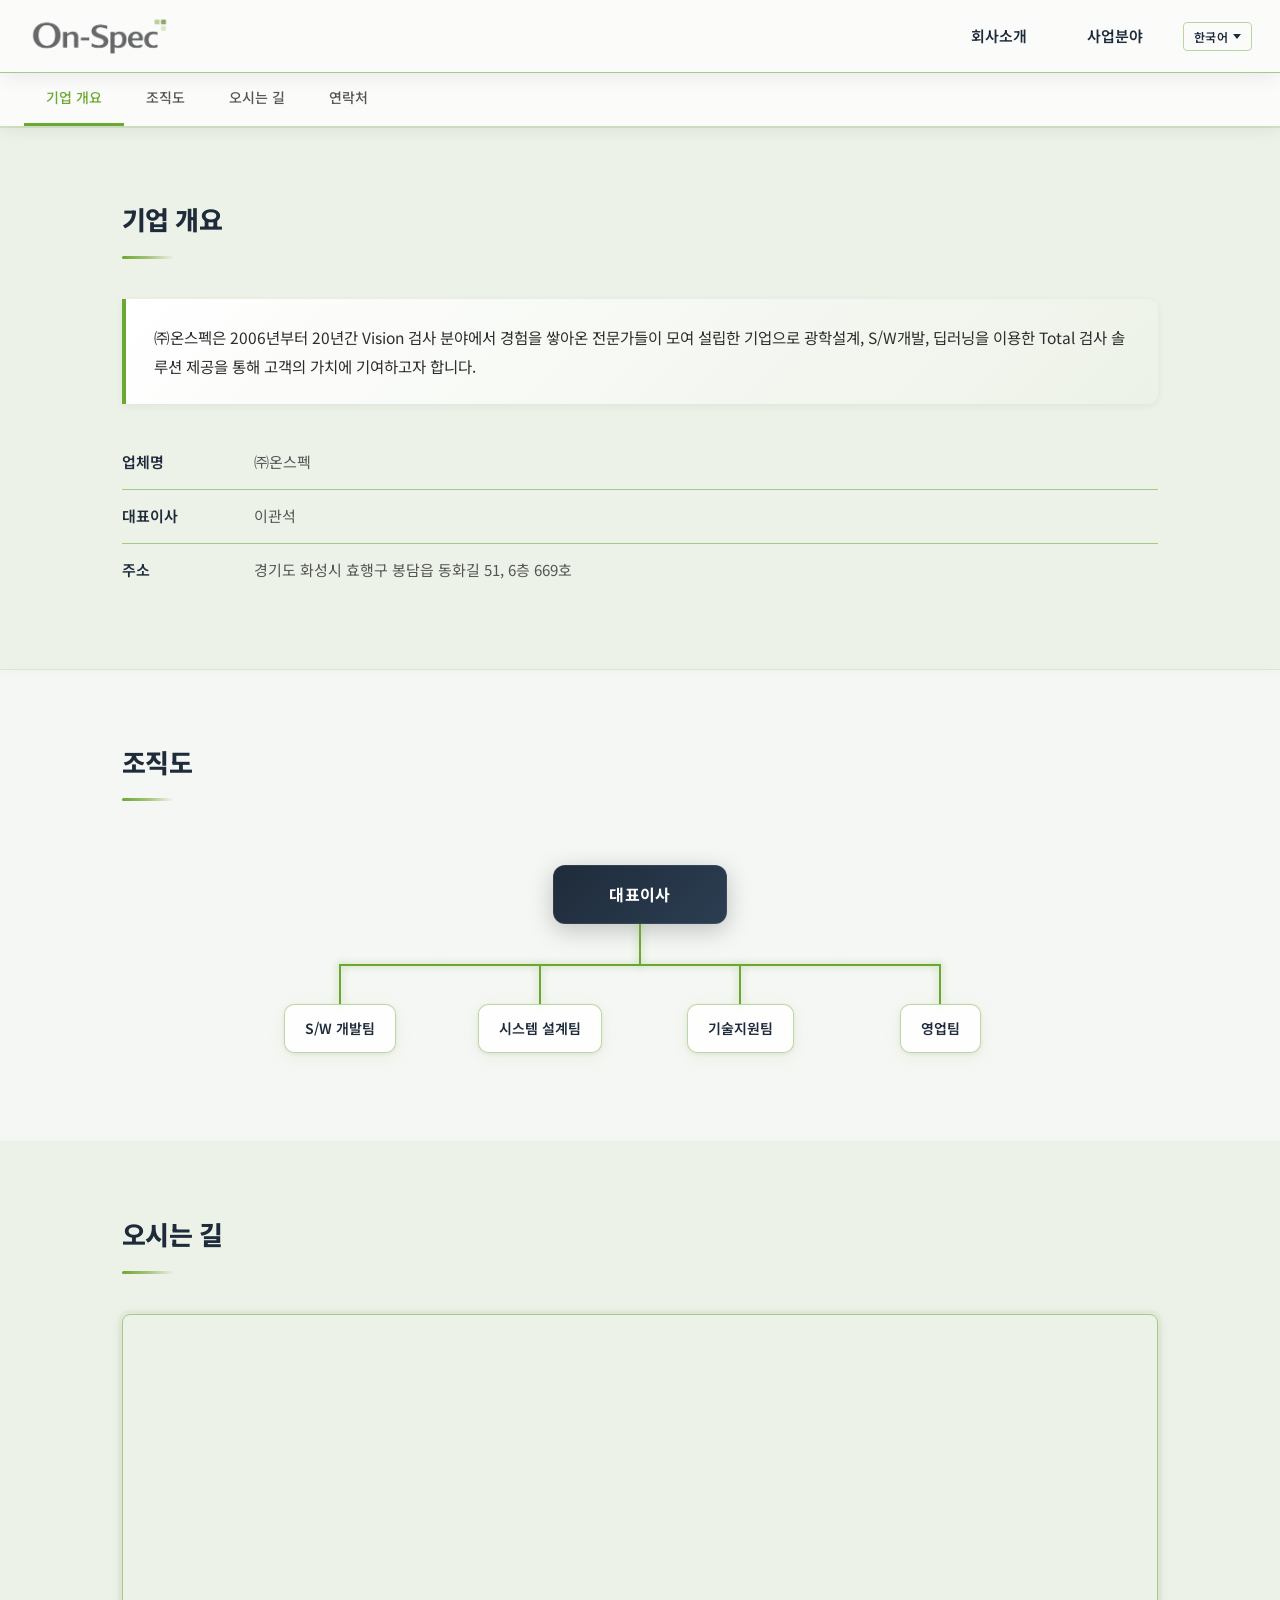
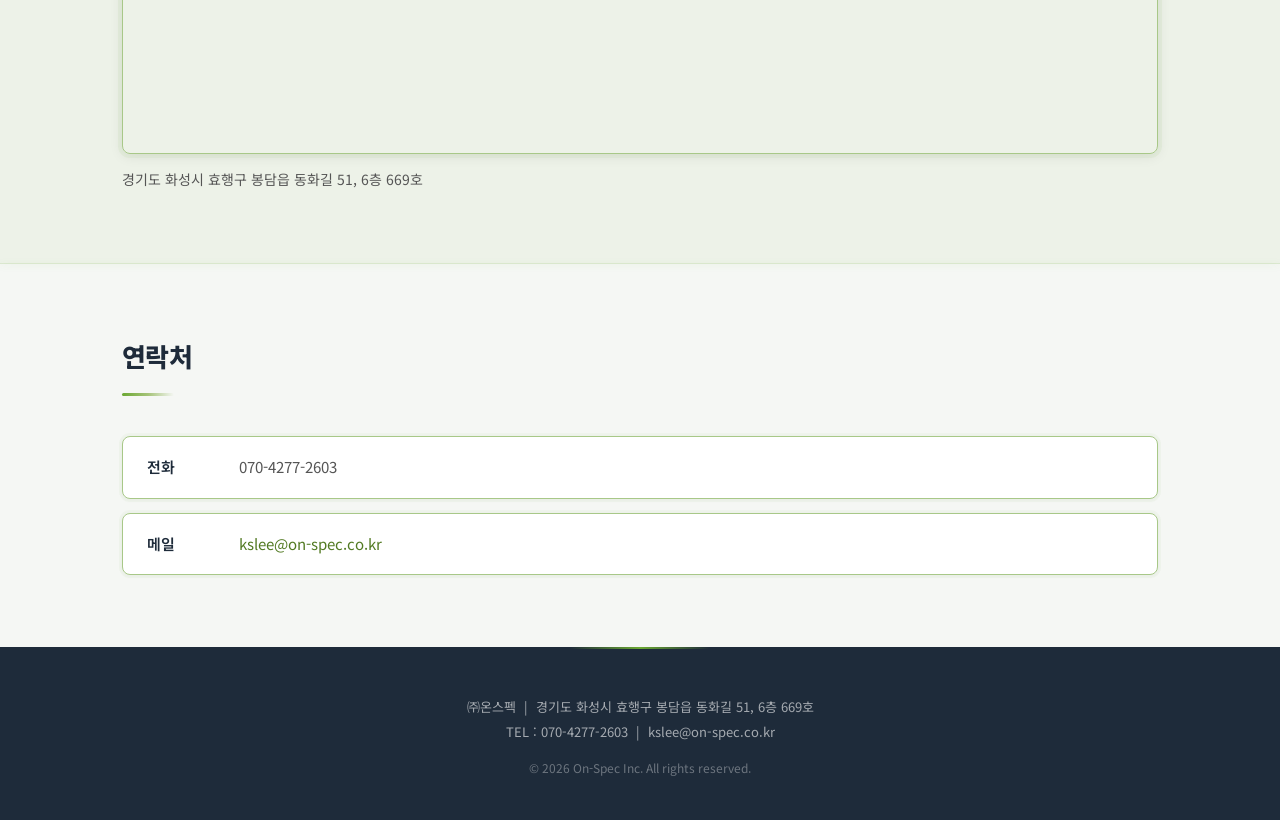
<file: OnSpec_Homepage/wwwroot/about.html>
<!DOCTYPE html>
<html lang="ko">
<head>
    <meta charset="UTF-8">
    <meta name="viewport" content="width=device-width, initial-scale=1.0">
    <link rel="icon" href="favicon.ico" type="image/x-icon">
    <title>회사소개 - ㈜온스펙</title>
    <link rel="preconnect" href="https://fonts.googleapis.com">
    <link rel="preconnect" href="https://fonts.gstatic.com" crossorigin>
    <link rel="stylesheet" href="https://fonts.googleapis.com/css2?family=Noto+Sans+KR:wght@400;500;600;700;800&display=swap">
    <link rel="stylesheet" href="style.css">
</head>
<body data-page="about">

    <!-- ══ HEADER ══════════════════════════════════════════════ -->
    <header class="site-header">
        <div class="header-inner">
            <div class="logo">
                <a href="index.html"><img src="res/logo.png" alt="㈜온스펙"></a>
            </div>
            <nav class="main-nav">
                <ul>
                    <li class="has-dropdown">
                        <a href="about.html" data-i18n="nav-about">회사소개</a>
                        <ul class="dropdown">
                            <li><a href="about.html#profile" data-i18n="sub-profile">기업 개요</a></li>
                            <li><a href="about.html#orgchart" data-i18n="sub-orgchart">조직도</a></li>
                            <li><a href="about.html#location" data-i18n="sub-location">오시는 길</a></li>
                            <li><a href="about.html#contact" data-i18n="sub-contact">연락처</a></li>
                        </ul>
                    </li>
                    <li class="has-dropdown">
                        <a href="business.html" data-i18n="nav-business">사업분야</a>
                        <ul class="dropdown">
                            <li><a href="business.html#battery" data-i18n="sub-battery">2차전지</a></li>
                            <li><a href="business.html#pcb" data-i18n="sub-pcb">PCB, FPCB</a></li>
                            <li><a href="business.html#camera" data-i18n="sub-camera">카메라 모듈</a></li>
                            <li><a href="business.html#display" data-i18n="sub-display">디스플레이</a></li>
                        </ul>
                    </li>
                </ul>
            </nav>
            <div class="lang-select" id="langSelect"></div>
            <button class="menu-toggle" id="menuToggle" data-i18n-aria="menu-aria" aria-label="메뉴 열기">
                <span></span><span></span><span></span>
            </button>
        </div>
    </header>

    <!-- ══ MOBILE NAV ══════════════════════════════════════════ -->
    <nav class="mobile-nav" id="mobileNav">
        <ul>
            <li>
                <a href="about.html" data-i18n="nav-about">회사소개</a>
                <ul class="mobile-sub">
                    <li><a href="about.html#profile" data-i18n="sub-profile">기업 개요</a></li>
                    <li><a href="about.html#orgchart" data-i18n="sub-orgchart">조직도</a></li>
                    <li><a href="about.html#location" data-i18n="sub-location">오시는 길</a></li>
                    <li><a href="about.html#contact" data-i18n="sub-contact">연락처</a></li>
                </ul>
            </li>
            <li>
                <a href="business.html" data-i18n="nav-business">사업분야</a>
                <ul class="mobile-sub">
                    <li><a href="business.html#battery" data-i18n="sub-battery">2차전지</a></li>
                    <li><a href="business.html#pcb" data-i18n="sub-pcb">PCB, FPCB</a></li>
                    <li><a href="business.html#camera" data-i18n="sub-camera">카메라 모듈</a></li>
                    <li><a href="business.html#display" data-i18n="sub-display">디스플레이</a></li>
                </ul>
            </li>
        </ul>
    </nav>

    <!-- ══ PAGE BODY ════════════════════════════════════════════ -->
    <div class="page-body">

        <!-- SUB-NAV -->
        <nav class="sub-nav" id="subNav">
            <ul>
                <li><a href="#profile" class="active" data-i18n="sub-profile">기업 개요</a></li>
                <li><a href="#orgchart" data-i18n="sub-orgchart">조직도</a></li>
                <li><a href="#location" data-i18n="sub-location">오시는 길</a></li>
                <li><a href="#contact" data-i18n="sub-contact">연락처</a></li>
            </ul>
        </nav>

        <!-- ── COMPANY OVERVIEW ──────────────────────────────────────────── -->
        <section id="profile" class="page-section">
            <div class="section-inner">
                <div class="section-title"><h2 data-i18n="sub-profile">기업 개요</h2></div>
                <p class="profile-intro" data-i18n="profile-intro">
                    ㈜온스펙은 2006년부터 20년간 Vision 검사 분야에서 경험을 쌓아온 전문가들이 모여 설립한 기업으로
                    광학설계, S/W개발, 딥러닝을 이용한 Total 검사 솔루션 제공을 통해 고객의 가치에 기여하고자 합니다.
                </p>
                <div class="profile-info">
                    <div class="profile-info-row">
                        <span class="label" data-i18n="label-company">업체명</span>
                        <span class="value" data-i18n="value-company">㈜온스펙</span>
                    </div>
                    <div class="profile-info-row">
                        <span class="label" data-i18n="label-ceo">대표이사</span>
                        <span class="value" data-i18n="value-ceo">이관석</span>
                    </div>
                    <div class="profile-info-row">
                        <span class="label" data-i18n="label-address">주소</span>
                        <span class="value" data-i18n="value-address">경기도 화성시 효행구 봉담읍 동화길 51, 6층 669호</span>
                    </div>
                </div>
            </div>
        </section>

        <!-- ── ORG CHART ─────────────────────────────────────────── -->
        <section id="orgchart" class="page-section">
            <div class="section-inner">
                <div class="section-title"><h2 data-i18n="sub-orgchart">조직도</h2></div>
                <div class="org-chart">
                    <div class="org-root">
                        <div class="org-root-box" data-i18n="org-ceo">대표이사</div>
                    </div>
                    <div class="org-branches">
                        <div class="org-branch"><div class="org-box" data-i18n="org-sw">S/W 개발팀</div></div>
                        <div class="org-branch"><div class="org-box" data-i18n="org-system">시스템 설계팀</div></div>
                        <div class="org-branch"><div class="org-box" data-i18n="org-support">기술지원팀</div></div>
                        <div class="org-branch"><div class="org-box" data-i18n="org-sales">영업팀</div></div>
                    </div>
                </div>
            </div>
        </section>

        <!-- ── LOCATION ──────────────────────────────────────────── -->
        <section id="location" class="page-section">
            <div class="section-inner">
                <div class="section-title"><h2 data-i18n="sub-location">오시는 길</h2></div>
                <div id="map-container"></div>
                <p class="map-address" data-i18n="map-address">경기도 화성시 효행구 봉담읍 동화길 51, 6층 669호</p>
            </div>
        </section>

        <!-- ── CONTACT ───────────────────────────────────────────── -->
        <section id="contact" class="page-section">
            <div class="section-inner">
                <div class="section-title"><h2 data-i18n="sub-contact">연락처</h2></div>
                <div class="contact-list">
                    <div class="contact-item">
                        <span class="contact-label" data-i18n="label-tel">전화</span>
                        <span class="contact-value" data-i18n="value-tel">070-4277-2603</span>
                    </div>
                    <!--
                    <div class="contact-item">
                        <span class="contact-label" data-i18n="label-fax">팩스</span>
                        <span class="contact-value">070-4277-2603</span>
                    </div>
                    -->
                    <div class="contact-item">
                        <span class="contact-label" data-i18n="label-contact">메일</span>
                        <span class="contact-value">
                            <a href="mailto:kslee@on-spec.co.kr" class="contact-email">kslee@on-spec.co.kr</a>
                        </span>
                    </div>
                </div>
            </div>
        </section>

    </div><!-- /.page-body -->

    <!-- ══ FOOTER ══════════════════════════════════════════════ -->
    <footer class="site-footer">
        <p data-i18n="footer-addr">㈜온스펙 &nbsp;|&nbsp; 경기도 화성시 효행구 봉담읍 동화길 51, 6층 669호</p>
        <p data-i18n="footer-tel">TEL : 070-4277-2603 &nbsp;|&nbsp; kslee@on-spec.co.kr</p>
        <p class="footer-copy">© 2026 On-Spec Inc. All rights reserved.</p>
    </footer>

    <!-- Kakao Map SDK -->
    <script type="text/javascript"
            src="//dapi.kakao.com/v2/maps/sdk.js?appkey=194ebc2e518536d0afcc4bf7dd3fdeeb&libraries=services"></script>

    <script>
        /* ── Mobile menu ── */
        const menuToggle = document.getElementById('menuToggle');
        const mobileNav = document.getElementById('mobileNav');
        menuToggle.addEventListener('click', function () {
            mobileNav.classList.toggle('open');
            menuToggle.classList.toggle('open');
        });

        /* Close mobile nav when any nav link is tapped (same-page anchors) */
        mobileNav.querySelectorAll('a').forEach(function (link) {
            link.addEventListener('click', function () {
                mobileNav.classList.remove('open');
                menuToggle.classList.remove('open');
            });
        });
        const subLinks = document.querySelectorAll('#subNav a');
        const sections = document.querySelectorAll('.page-section');

        const io = new IntersectionObserver(function (entries) {
            entries.forEach(function (entry) {
                if (entry.isIntersecting) {
                    var id = entry.target.getAttribute('id');
                    subLinks.forEach(function (link) {
                        link.classList.toggle('active', link.getAttribute('href') === '#' + id);
                    });
                }
            });
        }, { rootMargin: '-130px 0px -55% 0px', threshold: 0 });

        sections.forEach(function (s) { io.observe(s); });

        /* ── Kakao Map ── */
        kakao.maps.load(function () {
            var container = document.getElementById('map-container');
            var geocoder = new kakao.maps.services.Geocoder();

            geocoder.addressSearch('경기도 화성시 봉담읍 동화길 51', function (result, status) {
                var coords;
                if (status === kakao.maps.services.Status.OK) {
                    coords = new kakao.maps.LatLng(result[0].y, result[0].x);
                } else {
                    /* fallback: approximate coords for 봉담읍 */
                    coords = new kakao.maps.LatLng(37.2098, 126.9062);
                }

                var map = new kakao.maps.Map(container, { center: coords, level: 3 });
                var marker = new kakao.maps.Marker({ map: map, position: coords });

                kakao.maps.event.addListener(marker, 'click', function () {
                    if (window.confirm(window.t('kakao-confirm'))) {
                        window.open(
                            'https://map.kakao.com/link/map/㈜온스펙,' +
                            coords.getLat() + ',' + coords.getLng(),
                            '_blank'
                        );
                    }
                });
            });
        });
    </script>
    <script src="lang.js"></script>

</body>
</html>
</file>
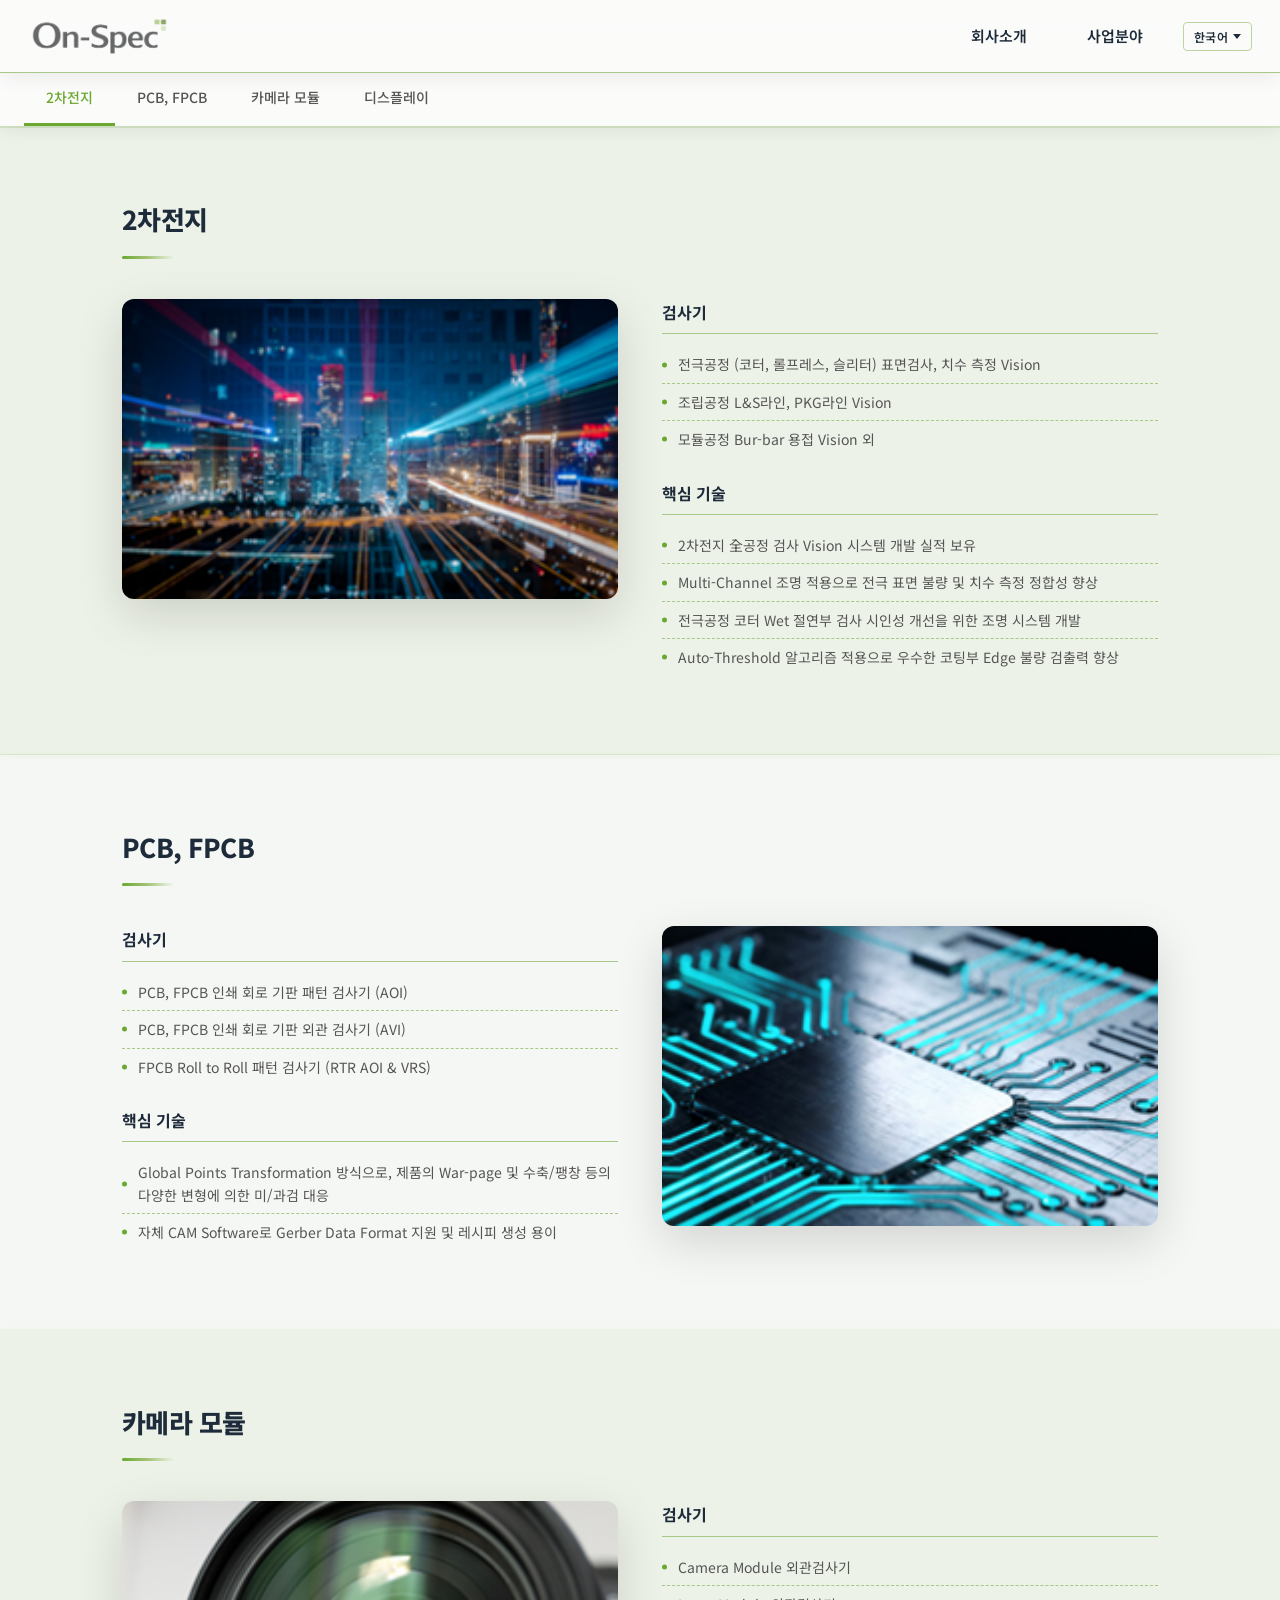
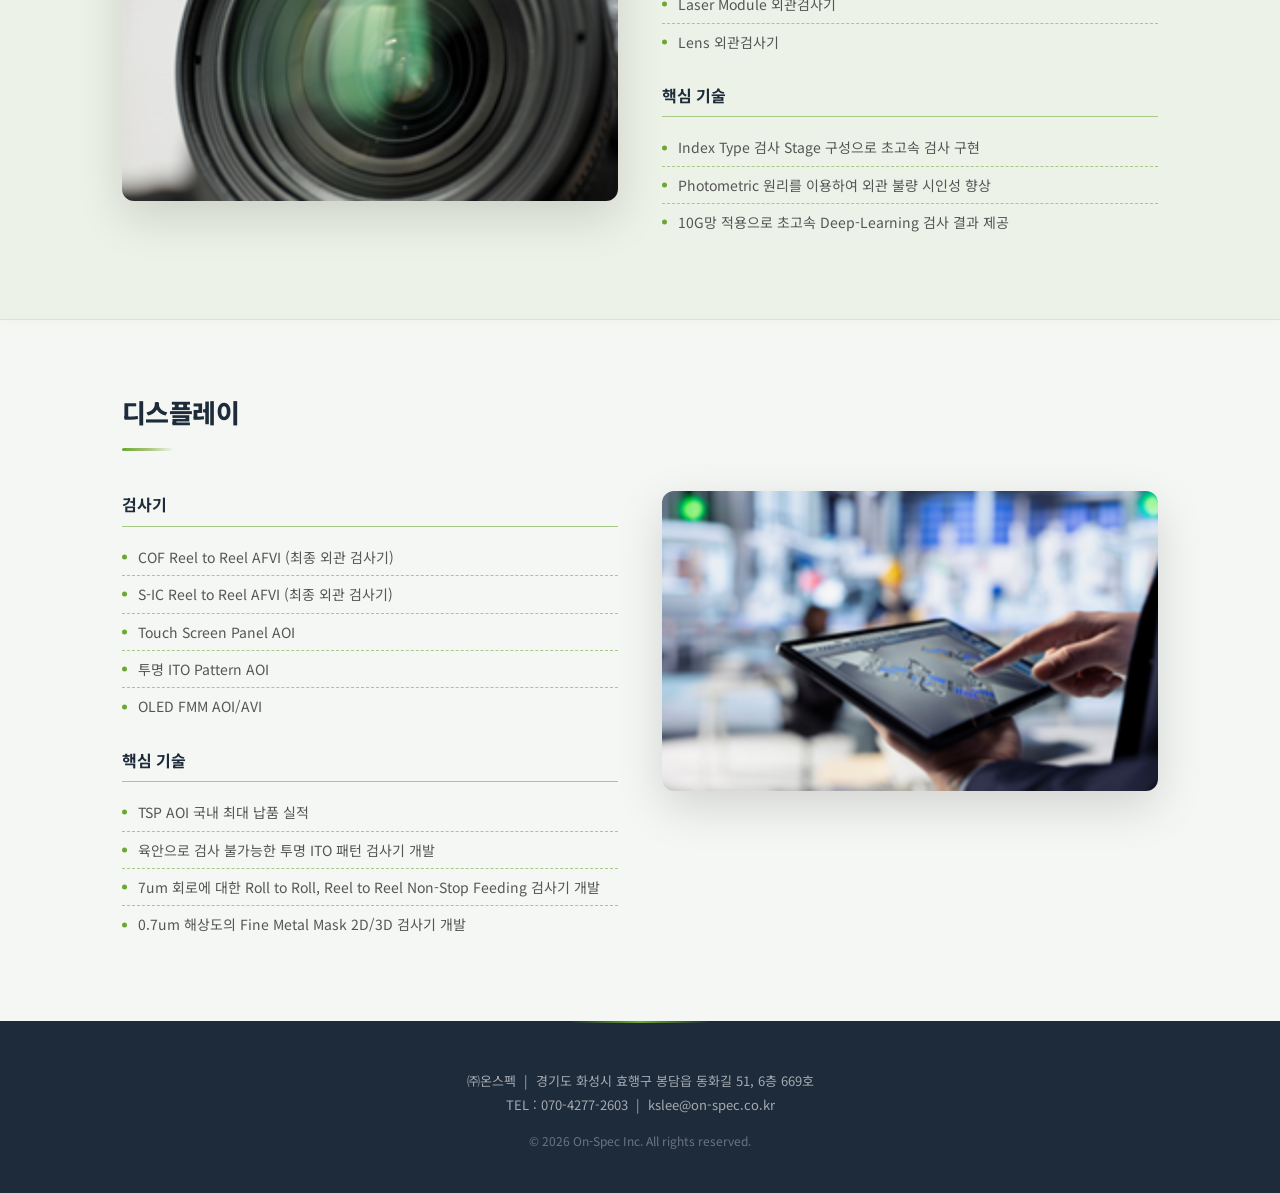
<file: OnSpec_Homepage/wwwroot/business.html>
<!DOCTYPE html>
<html lang="ko">
<head>
    <meta charset="UTF-8">
    <meta name="viewport" content="width=device-width, initial-scale=1.0">
    <link rel="icon" href="favicon.ico" type="image/x-icon">
    <title>사업분야 - ㈜온스펙</title>
    <link rel="preconnect" href="https://fonts.googleapis.com">
    <link rel="preconnect" href="https://fonts.gstatic.com" crossorigin>
    <link rel="stylesheet" href="https://fonts.googleapis.com/css2?family=Noto+Sans+KR:wght@400;500;600;700;800&display=swap">
    <link rel="stylesheet" href="style.css">
</head>
<body data-page="business">

    <!-- ══ HEADER ══════════════════════════════════════════════ -->
    <header class="site-header">
        <div class="header-inner">
            <div class="logo">
                <a href="index.html"><img src="res/logo.png" alt="㈜온스펙"></a>
            </div>
            <nav class="main-nav">
                <ul>
                    <li class="has-dropdown">
                        <a href="about.html" data-i18n="nav-about">회사소개</a>
                        <ul class="dropdown">
                            <li><a href="about.html#profile" data-i18n="sub-profile">기업 개요</a></li>
                            <li><a href="about.html#orgchart" data-i18n="sub-orgchart">조직도</a></li>
                            <li><a href="about.html#location" data-i18n="sub-location">오시는 길</a></li>
                            <li><a href="about.html#contact" data-i18n="sub-contact">연락처</a></li>
                        </ul>
                    </li>
                    <li class="has-dropdown">
                        <a href="business.html" data-i18n="nav-business">사업분야</a>
                        <ul class="dropdown">
                            <li><a href="business.html#battery" data-i18n="sub-battery">2차전지</a></li>
                            <li><a href="business.html#pcb" data-i18n="sub-pcb">PCB, FPCB</a></li>
                            <li><a href="business.html#camera" data-i18n="sub-camera">카메라 모듈</a></li>
                            <li><a href="business.html#display" data-i18n="sub-display">디스플레이</a></li>
                        </ul>
                    </li>
                </ul>
            </nav>
            <div class="lang-select" id="langSelect"></div>
            <button class="menu-toggle" id="menuToggle" data-i18n-aria="menu-aria" aria-label="메뉴 열기">
                <span></span><span></span><span></span>
            </button>
        </div>
    </header>

    <!-- ══ MOBILE NAV ══════════════════════════════════════════ -->
    <nav class="mobile-nav" id="mobileNav">
        <ul>
            <li>
                <a href="about.html" data-i18n="nav-about">회사소개</a>
                <ul class="mobile-sub">
                    <li><a href="about.html#profile" data-i18n="sub-profile">기업 개요</a></li>
                    <li><a href="about.html#orgchart" data-i18n="sub-orgchart">조직도</a></li>
                    <li><a href="about.html#location" data-i18n="sub-location">오시는 길</a></li>
                    <li><a href="about.html#contact" data-i18n="sub-contact">연락처</a></li>
                </ul>
            </li>
            <li>
                <a href="business.html" data-i18n="nav-business">사업분야</a>
                <ul class="mobile-sub">
                    <li><a href="business.html#battery" data-i18n="sub-battery">2차전지</a></li>
                    <li><a href="business.html#pcb" data-i18n="sub-pcb">PCB, FPCB</a></li>
                    <li><a href="business.html#camera" data-i18n="sub-camera">카메라 모듈</a></li>
                    <li><a href="business.html#display" data-i18n="sub-display">디스플레이</a></li>
                </ul>
            </li>
        </ul>
    </nav>

    <!-- ══ PAGE BODY ════════════════════════════════════════════ -->
    <div class="page-body">

        <!-- SUB-NAV -->
        <nav class="sub-nav" id="subNav">
            <ul>
                <li><a href="#battery" class="active" data-i18n="sub-battery">2차전지</a></li>
                <li><a href="#pcb" data-i18n="sub-pcb">PCB, FPCB</a></li>
                <li><a href="#camera" data-i18n="sub-camera">카메라 모듈</a></li>
                <li><a href="#display" data-i18n="sub-display">디스플레이</a></li>
            </ul>
        </nav>

        <!-- ── BATTERY ───────────────────────────────────────────── -->
        <section id="battery" class="page-section">
            <div class="section-inner">
                <div class="section-title"><h2 data-i18n="sub-battery">2차전지</h2></div>
                <div class="biz-content">
                    <div class="biz-image">
                        <img src="res/1_elec.png" alt="Battery Vision 검사">
                    </div>
                    <div class="biz-detail">
                        <h3 data-i18n="biz-h3-machine">검사기</h3>
                        <ul class="biz-list">
                            <li data-i18n="biz-battery-m1">전극공정 (코터, 롤프레스, 슬리터) 표면검사, 치수 측정 Vision</li>
                            <li data-i18n="biz-battery-m2">조립공정 L&amp;S라인, PKG라인 Vision</li>
                            <li data-i18n="biz-battery-m3">모듈공정 Bur-bar 용접 Vision 외</li>
                        </ul>
                        <h3 data-i18n="biz-h3-features">핵심 기술</h3>
                        <ul class="biz-list">
                            <li data-i18n="biz-battery-f1">2차전지 全공정 검사 Vision 시스템 개발 실적 보유</li>
                            <li data-i18n="biz-battery-f2">Multi-Channel 조명 적용으로 전극 표면 불량 및 치수 측정 정합성 향상</li>
                            <li data-i18n="biz-battery-f3">전극공정 코터 Wet 절연부 검사 시인성 개선을 위한 조명 시스템 개발</li>
                            <li data-i18n="biz-battery-f4">Auto-Threshold 알고리즘 적용으로 우수한 코팅부 Edge 불량 검출력 향상</li>
                        </ul>
                    </div>
                </div>
            </div>
        </section>

        <!-- ── PCB, FPCB ─────────────────────────────────────────── -->
        <section id="pcb" class="page-section">
            <div class="section-inner">
                <div class="section-title"><h2 data-i18n="sub-pcb">PCB, FPCB</h2></div>
                <div class="biz-content reverse">
                    <div class="biz-image">
                        <img src="res/2_pcb.png" alt="PCB FPCB Vision 검사">
                    </div>
                    <div class="biz-detail">
                        <h3 data-i18n="biz-h3-machine">검사기</h3>
                        <ul class="biz-list">
                            <li data-i18n="biz-pcb-m1">PCB, FPCB 인쇄 회로 기판 패턴 검사기 (AOI)</li>
                            <li data-i18n="biz-pcb-m2">PCB, FPCB 인쇄 회로 기판 외관 검사기 (AVI)</li>
                            <li data-i18n="biz-pcb-m3">FPCB Roll to Roll 패턴 검사기 (RTR AOI &amp; VRS)</li>
                        </ul>
                        <h3 data-i18n="biz-h3-features">핵심 기술</h3>
                        <ul class="biz-list">
                            <li data-i18n="biz-pcb-f1">Global Points Transformation 방식으로, 제품의 War-page 및 수축/팽창 등의 다양한 변형에 의한 미/과검 대응</li>
                            <li data-i18n="biz-pcb-f2">자체 CAM Software로 Gerber Data Format 지원 및 레시피 생성 용이</li>
                        </ul>
                    </div>
                </div>
            </div>
        </section>

        <!-- ── CAMERA MODULE ─────────────────────────────────────── -->
        <section id="camera" class="page-section">
            <div class="section-inner">
                <div class="section-title"><h2 data-i18n="sub-camera">카메라 모듈</h2></div>
                <div class="biz-content">
                    <div class="biz-image">
                        <img src="res/3_camera.png" alt="Camera Module Vision 검사">
                    </div>
                    <div class="biz-detail">
                        <h3 data-i18n="biz-h3-machine">검사기</h3>
                        <ul class="biz-list">
                            <li data-i18n="biz-camera-m1">Camera Module 외관검사기</li>
                            <!--<li data-i18n="biz-camera-m2">Camera Module 6면 외관검사기</li>-->
                            <li data-i18n="biz-camera-m3">Laser Module 외관검사기</li>
                            <li data-i18n="biz-camera-m4">Lens 외관검사기</li>
                        </ul>
                        <h3 data-i18n="biz-h3-features">핵심 기술</h3>
                        <ul class="biz-list">
                            <li data-i18n="biz-camera-f1">Index Type 검사 Stage 구성으로 초고속 검사 구현</li>
                            <!--<li data-i18n="biz-camera-f2">Mirror를 이용하여 Camera Module 5면 동시검사 (상면+Side 4면)</li>-->
                            <!--<li data-i18n="biz-camera-f3">액체렌즈 적용으로 제품 심도 변화 대응 및 다초점 검사 가능</li>-->
                            <li data-i18n="biz-camera-f4">Photometric 원리를 이용하여 외관 불량 시인성 향상</li>
                            <li data-i18n="biz-camera-f5">10G망 적용으로 초고속 Deep-Learning 검사 결과 제공</li>
                        </ul>
                    </div>
                </div>
            </div>
        </section>

        <!-- ── DISPLAY ───────────────────────────────────────────── -->
        <section id="display" class="page-section">
            <div class="section-inner">
                <div class="section-title"><h2 data-i18n="sub-display">디스플레이</h2></div>
                <div class="biz-content reverse">
                    <div class="biz-image">
                        <img src="res/4_display.png" alt="Display Vision 검사">
                    </div>
                    <div class="biz-detail">
                        <h3 data-i18n="biz-h3-machine">검사기</h3>
                        <ul class="biz-list">
                            <li data-i18n="biz-display-m1">COF Reel to Reel AFVI (최종 외관 검사기)</li>
                            <li data-i18n="biz-display-m2">S-IC Reel to Reel AFVI (최종 외관 검사기)</li>
                            <li data-i18n="biz-display-m3">Touch Screen Panel AOI</li>
                            <li data-i18n="biz-display-m4">투명 ITO Pattern AOI</li>
                            <li data-i18n="biz-display-m5">OLED FMM AOI/AVI</li>
                        </ul>
                        <h3 data-i18n="biz-h3-features">핵심 기술</h3>
                        <ul class="biz-list">
                            <li data-i18n="biz-display-f1">TSP AOI 국내 최대 납품 실적</li>
                            <li data-i18n="biz-display-f2">육안으로 검사 불가능한 투명 ITO 패턴 검사기 개발</li>
                            <li data-i18n="biz-display-f3">7um 회로에 대한 Roll to Roll, Reel to Reel Non-Stop Feeding 검사기 개발</li>
                            <li data-i18n="biz-display-f4">0.7um 해상도의 Fine Metal Mask 2D/3D 검사기 개발</li>
                        </ul>
                    </div>
                </div>
            </div>
        </section>

    </div><!-- /.page-body -->

    <!-- ══ FOOTER ══════════════════════════════════════════════ -->
    <footer class="site-footer">
        <p data-i18n="footer-addr">㈜온스펙 &nbsp;|&nbsp; 경기도 화성시 효행구 봉담읍 동화길 51, 6층 669호</p>
        <p data-i18n="footer-tel">TEL : 070-4277-2603 &nbsp;|&nbsp; kslee@on-spec.co.kr</p>
        <p class="footer-copy">© 2026 On-Spec Inc. All rights reserved.</p>
    </footer>

    <script>
        /* ── Mobile menu ── */
        const menuToggle = document.getElementById('menuToggle');
        const mobileNav = document.getElementById('mobileNav');
        menuToggle.addEventListener('click', function () {
            mobileNav.classList.toggle('open');
            menuToggle.classList.toggle('open');
        });

        /* Close mobile nav when any nav link is tapped (same-page anchors) */
        mobileNav.querySelectorAll('a').forEach(function (link) {
            link.addEventListener('click', function () {
                mobileNav.classList.remove('open');
                menuToggle.classList.remove('open');
            });
        });

        /* ── Sub-nav active state ── */
        const subLinks = document.querySelectorAll('#subNav a');
        const sections = document.querySelectorAll('.page-section');

        const io = new IntersectionObserver(function (entries) {
            entries.forEach(function (entry) {
                if (entry.isIntersecting) {
                    var id = entry.target.getAttribute('id');
                    subLinks.forEach(function (link) {
                        link.classList.toggle('active', link.getAttribute('href') === '#' + id);
                    });
                }
            });
        }, { rootMargin: '-130px 0px -55% 0px', threshold: 0 });

        sections.forEach(function (s) { io.observe(s); });
    </script>
    <script src="lang.js"></script>

</body>
</html>
</file>
<file: OnSpec_Homepage/wwwroot/style.css>
/* ============================================================
   style.css — ㈜온스펙 Homepage Styles
   Color theme derived from res/logo.png:
     Charcoal  #3C3C3C  (logo text)
     Sage-green #A5C378  (logo accent)
   ============================================================ */

/* ── Variables ──────────────────────────────────────────── */
:root {
    --primary: #1E2B3A; /* dark navy-charcoal header */
    --primary-light: #2C3E52;
    --accent: #6BA832; /* vivid green from logo */
    --accent-dark: #527A22;
    --accent-light: #A5C378; /* logo sage-green, tints */
    --text: #2D2D2D;
    --text-mid: #555555;
    --text-light: #888888;
    --bg: #F5F7F4;
    --bg-white: #FFFFFF;
    --bg-alt: #EDF2E8;
    --border: #BCD4A0; /* was #D4E4BC — darkened for better contrast */
    --border-strong: #A8C888; /* softened — replaces hard border lines with shadow glow on key elements */
    --header-h: 72px;
    --subnav-h: 52px;
    --shadow-sm: 0 2px 8px rgba(0,0,0,0.06);
    --shadow-md: 0 6px 24px rgba(0,0,0,0.10);
    --shadow-lg: 0 16px 48px rgba(0,0,0,0.14);
    --shadow-green: 0 8px 28px rgba(107,168,50,0.14);
    --transition: 0.22s ease;
}

/* ── Reset / Base ───────────────────────────────────────── */
*, *::before, *::after {
    box-sizing: border-box;
    margin: 0;
    padding: 0;
}

html {
    scroll-behavior: smooth;
    scroll-padding-top: calc(var(--header-h) + var(--subnav-h));
}

body {
    font-family: 'Noto Sans KR', 'Apple SD Gothic Neo', 'Malgun Gothic', Arial, sans-serif;
    color: var(--text);
    background: var(--bg);
    line-height: 1.65;
    -webkit-font-smoothing: antialiased;
    -moz-osx-font-smoothing: grayscale;
}

a {
    text-decoration: none;
    color: inherit;
}

img {
    max-width: 100%;
    display: block;
}

/* ── Header ─────────────────────────────────────────────── */
.site-header {
    position: fixed;
    inset: 0 0 auto 0;
    height: var(--header-h);
    background: rgba(255,255,255,0.55);
    backdrop-filter: blur(22px) saturate(160%);
    -webkit-backdrop-filter: blur(22px) saturate(160%);
    z-index: 1000;
    box-shadow: 0 1px 0 var(--border-strong), 0 4px 20px rgba(0,0,0,0.08);
    transition: box-shadow var(--transition);
}

.header-inner {
    max-width: 1280px;
    margin: 0 auto;
    height: 100%;
    display: flex;
    align-items: center;
    padding: 0 28px;
}

/* Logo */
.logo {
    flex: 0 0 auto;
}

    .logo a {
        display: block;
    }

    .logo img {
        height: 44px;
        width: auto;
    }

/* Desktop nav */
.main-nav {
    flex: 1;
    display: flex;
    justify-content: flex-end;
}

    .main-nav > ul {
        list-style: none;
        display: flex;
        gap: 4px;
    }

        .main-nav > ul > li {
            position: relative;
        }

            .main-nav > ul > li > a {
                display: block;
                position: relative;
                padding: 10px 28px;
                color: var(--primary);
                font-size: 15px;
                font-weight: 600;
                border-radius: 4px;
                transition: color var(--transition);
            }

                .main-nav > ul > li > a::after {
                    content: '';
                    position: absolute;
                    bottom: 4px;
                    left: 28px;
                    right: 28px;
                    height: 2px;
                    background: var(--accent);
                    border-radius: 2px;
                    transform: scaleX(0);
                    transform-origin: center;
                    transition: transform 0.22s ease;
                }

                .main-nav > ul > li > a:hover {
                    color: var(--accent);
                }

                    .main-nav > ul > li > a:hover::after {
                        transform: scaleX(1);
                    }

/* Dropdown */
.dropdown {
    display: none;
    position: absolute;
    top: 100%;
    left: 50%;
    transform: translateX(-50%);
    background: rgba(255,255,255,0.88);
    backdrop-filter: blur(22px) saturate(160%);
    -webkit-backdrop-filter: blur(22px) saturate(160%);
    border: 1px solid rgba(255,255,255,0.65);
    border-radius: 10px;
    box-shadow: 0 8px 32px rgba(0,0,0,0.12), 0 2px 8px rgba(107,168,50,0.08);
    list-style: none;
    min-width: 148px;
    overflow: hidden;
    z-index: 1100;
    padding-top: 6px;
}

.has-dropdown:hover .dropdown {
    display: block;
}
/* Invisible bridge over the gap so the mouse can reach the dropdown */
.has-dropdown::after {
    content: '';
    position: absolute;
    top: 100%;
    left: 0;
    right: 0;
    height: 6px;
    z-index: 1090;
}

.dropdown li a {
    display: block;
    padding: 11px 20px;
    font-size: 14px;
    color: var(--text);
    white-space: nowrap;
    transition: background 0.15s, color 0.15s;
}

    .dropdown li a:hover {
        background: var(--bg-alt);
        color: var(--accent);
    }

/* Hamburger button */
.menu-toggle {
    display: none;
    flex-direction: column;
    gap: 5px;
    background: none;
    border: none;
    cursor: pointer;
    padding: 8px;
    margin-left: auto;
}

    .menu-toggle span {
        display: block;
        width: 24px;
        height: 2px;
        background: var(--primary);
        border-radius: 2px;
        transition: all 0.28s;
    }

    .menu-toggle.open span:nth-child(1) {
        transform: translateY(7px) rotate(45deg);
    }

    .menu-toggle.open span:nth-child(2) {
        opacity: 0;
    }

    .menu-toggle.open span:nth-child(3) {
        transform: translateY(-7px) rotate(-45deg);
    }

/* Language select dropdown */
.lang-select {
    position: relative;
    margin-left: 12px;
    flex-shrink: 0;
}

.lang-select__btn {
    display: flex;
    align-items: center;
    gap: 5px;
    background: transparent;
    border: 1px solid var(--border);
    color: var(--primary);
    cursor: pointer;
    font-family: inherit;
    font-size: 12px;
    font-weight: 600;
    letter-spacing: 0.04em;
    padding: 5px 10px;
    border-radius: 4px;
    white-space: nowrap;
    transition: background 0.18s, color 0.18s, border-color 0.18s;
}

    .lang-select__btn:hover,
    .lang-select.open .lang-select__btn {
        background: var(--bg-alt);
        border-color: var(--accent);
        color: var(--accent);
    }

.lang-select__arrow {
    display: inline-block;
    width: 0;
    height: 0;
    border-left: 4px solid transparent;
    border-right: 4px solid transparent;
    border-top: 5px solid currentColor;
    transition: transform 0.2s;
}

.lang-select.open .lang-select__arrow {
    transform: rotate(180deg);
}

.lang-select__menu {
    display: none;
    position: absolute;
    top: calc(100% + 6px);
    right: 0;
    background: rgba(255,255,255,0.88);
    backdrop-filter: blur(22px) saturate(160%);
    -webkit-backdrop-filter: blur(22px) saturate(160%);
    border: 1px solid rgba(255,255,255,0.65);
    border-radius: 10px;
    box-shadow: 0 8px 32px rgba(0,0,0,0.12), 0 2px 8px rgba(107,168,50,0.08);
    list-style: none;
    min-width: 110px;
    overflow: hidden;
    z-index: 1200;
    padding: 4px 0;
}

.lang-select.open .lang-select__menu {
    display: block;
}

.lang-select__item {
    padding: 10px 16px;
    font-size: 13px;
    font-weight: 500;
    color: var(--text);
    cursor: pointer;
    white-space: nowrap;
    transition: background 0.15s, color 0.15s;
}

    .lang-select__item:hover {
        background: var(--bg-alt);
        color: var(--accent);
    }

    .lang-select__item.active {
        color: var(--accent);
        font-weight: 700;
    }

/* Mobile nav overlay */
.mobile-nav {
    display: none;
    position: fixed;
    top: var(--header-h);
    inset: var(--header-h) 0 0 0;
    background: var(--bg-alt);
    z-index: 999;
    overflow-y: auto;
}

    .mobile-nav.open {
        display: block;
    }

    .mobile-nav ul {
        list-style: none;
    }

    .mobile-nav > ul > li > a {
        display: block;
        padding: 15px 28px;
        color: var(--text-mid);
        font-size: 16px;
        font-weight: 500;
        border-bottom: 1px solid rgba(255,255,255,0.1);
    }

.mobile-sub li a {
    display: block;
    padding: 13px 48px;
    color: var(--text-mid);
    background: rgba(255,255,255,0.88);
    backdrop-filter: blur(22px) saturate(160%);
    -webkit-backdrop-filter: blur(22px) saturate(160%);
    font-size: 14px;
    font-weight: 500;
    border-bottom: 1px solid rgba(255,255,255,0.65);
    border-left: 3px solid transparent;
    transition: color 0.18s, border-color 0.18s, background 0.18s;
}

    .mobile-sub li a:hover,
    .mobile-sub li a.active {
        color: var(--accent);
        background: var(--bg-alt);
        border-left-color: var(--accent);
    }

/* ── Page body offset ───────────────────────────────────── */
.page-body {
    padding-top: var(--header-h);
}

/* ── Sub-navigation (about & business pages) ────────────── */
.sub-nav {
    position: sticky;
    top: var(--header-h);
    background: rgba(255,255,255,0.60);
    backdrop-filter: blur(20px) saturate(150%);
    -webkit-backdrop-filter: blur(20px) saturate(150%);
    border-bottom: none;
    box-shadow: 0 2px 0 rgba(107,168,50,0.18), 0 4px 16px rgba(0,0,0,0.07);
    z-index: 100;
    overflow-x: auto;
    white-space: nowrap;
}

    .sub-nav ul {
        list-style: none;
        display: flex;
        max-width: 1280px;
        margin: 0 auto;
        padding: 0 24px;
    }

        .sub-nav ul li a {
            display: block;
            padding: 14px 22px;
            font-size: 14px;
            font-weight: 500;
            color: var(--text-mid);
            border-bottom: 3px solid transparent;
            transition: color 0.18s, border-color 0.18s;
        }

            .sub-nav ul li a:hover {
                color: var(--accent);
                border-bottom-color: var(--accent);
            }

            .sub-nav ul li a.active {
                color: var(--accent);
                border-bottom-color: var(--accent);
            }

/* ── Hero (index.html) ──────────────────────────────────── */
/* Background: dark gradient ensures WCAG AA contrast (all stops >12:1 against white) */
.hero {
    position: relative;
    background: linear-gradient(140deg, #0a1810 0%, #162038 50%, #1a3218 100%);
    color: #fff;
    padding: 130px 24px 108px;
    text-align: center;
    overflow: hidden;
}

    /* Tech grid pattern overlay */
    .hero::before {
        content: '';
        position: absolute;
        inset: 0;
        background-image: linear-gradient(rgba(107,168,50,0.07) 1px, transparent 1px), linear-gradient(90deg, rgba(107,168,50,0.07) 1px, transparent 1px);
        background-size: 64px 64px;
        z-index: 0;
        pointer-events: none;
    }



@media (prefers-reduced-motion: reduce) {
    .hero::after,
    .hero-badge::before {
        animation: none;
    }
}

/* Diffuse soft-glow area sweeping top → bottom */
.hero::after {
    content: '';
    position: absolute;
    left: -20%;
    right: -20%;
    top: -320px;
    height: 320px;
    background: linear-gradient(
        to bottom,
        transparent 0%,
        rgba(107, 168, 50, 0.10) 25%,
        rgba(165, 195, 120, 0.20) 50%,
        rgba(107, 168, 50, 0.10) 75%,
        transparent 100%
    );
    filter: blur(80px);
    animation: scanBeam 8s cubic-bezier(0.42, 0, 0.58, 1) infinite;
    z-index: 1;
    pointer-events: none;
}

@keyframes scanBeam {
    0% {
        top: -320px;
        opacity: 0;
    }

    20% {
        opacity: 1;
    }

    80% {
        opacity: 1;
    }

    100% {
        top: calc(100%);
        opacity: 0;
    }
}

@keyframes pulse-dot {
    0%, 100% {
        opacity: 1;
        transform: scale(1);
    }

    50% {
        opacity: 0.4;
        transform: scale(0.75);
    }
}

.hero-inner {
    position: relative;
    z-index: 2;
    max-width: 820px;
    margin: 0 auto;
}

/* Hero badge */
.hero-badge {
    display: inline-flex;
    align-items: center;
    gap: 8px;
    background: rgba(107,168,50,0.14);
    border: 1px solid rgba(107,168,50,0.30);
    color: var(--accent-light);
    font-size: 12.5px;
    font-weight: 500;
    letter-spacing: 0.06em;
    padding: 6px 18px;
    border-radius: 100px;
    margin-bottom: 26px;
}

    .hero-badge::before {
        content: '';
        flex-shrink: 0;
        width: 6px;
        height: 6px;
        background: var(--accent);
        border-radius: 50%;
        animation: pulse-dot 2s ease-in-out infinite;
    }

.hero h1 {
    font-size: 48px;
    font-weight: 800;
    line-height: 1.22;
    letter-spacing: -0.025em;
    margin-bottom: 22px;
}

    .hero h1 em {
        font-style: normal;
        color: var(--accent-light); /* fallback for browsers without background-clip: text */
    }

@supports (-webkit-background-clip: text) or (background-clip: text) {
    .hero h1 em {
        background: linear-gradient(90deg, var(--accent-light), var(--accent));
        -webkit-background-clip: text;
        -webkit-text-fill-color: transparent;
        background-clip: text;
    }
}

.hero p {
    font-size: 17px;
    line-height: 1.78;
    color: rgba(255,255,255,0.86);
    margin-bottom: 44px;
}

.hero-cta {
    display: flex;
    gap: 16px;
    justify-content: center;
    flex-wrap: wrap;
}

.btn-primary {
    display: inline-block;
    padding: 14px 38px;
    background: linear-gradient(135deg, var(--accent) 0%, var(--accent-dark) 100%);
    color: #fff;
    font-size: 15px;
    font-weight: 600;
    border-radius: 6px;
    letter-spacing: 0.02em;
    box-shadow: 0 4px 16px rgba(107,168,50,0.35);
    transition: transform var(--transition), box-shadow var(--transition);
}

    .btn-primary:hover {
        transform: translateY(-2px);
        box-shadow: 0 8px 24px rgba(107,168,50,0.45);
    }

.btn-outline {
    display: inline-block;
    padding: 12px 36px;
    border: 2px solid rgba(255,255,255,0.55);
    color: #fff;
    font-size: 15px;
    font-weight: 600;
    border-radius: 6px;
    letter-spacing: 0.02em;
    transition: background var(--transition), border-color var(--transition), transform var(--transition);
}

    .btn-outline:hover {
        background: rgba(255,255,255,0.12);
        border-color: #fff;
        transform: translateY(-2px);
    }

/* ── Stats bar (index.html) ─────────────────────────────── */
.stats-section {
    background: var(--bg-white);
    /* soft gradient bottom border instead of hard line */
    border-bottom: none;
    box-shadow: 0 1px 0 0 rgba(107,168,50,0.22), 0 2px 8px rgba(107,168,50,0.06);
}

.stats-inner {
    max-width: 1280px;
    margin: 0 auto;
    padding: 0 28px;
    display: flex;
    justify-content: space-around;
    align-items: stretch;
}

.stat-item {
    flex: 1;
    display: flex;
    flex-direction: column;
    align-items: center;
    justify-content: center;
    padding: 32px 20px;
    gap: 6px;
    /* soft gradient divider instead of hard line */
    border-right: none;
    box-shadow: inset -1px 0 0 0 transparent;
    background-image: linear-gradient(to right, transparent calc(100% - 1px), rgba(107,168,50,0.20) 100%);
    transition: background var(--transition);
}

    .stat-item:last-child {
        border-right: none;
    }

    .stat-item:hover {
        background: var(--bg-alt);
    }

.stat-num {
    font-size: 38px;
    font-weight: 800;
    color: var(--accent);
    line-height: 1;
    letter-spacing: -0.03em;
}

    .stat-num .stat-unit {
        font-size: 18px;
        font-weight: 700;
        color: var(--accent-dark);
        vertical-align: middle;
    }

.stat-label {
    font-size: 13px;
    color: var(--text-mid);
    font-weight: 500;
    letter-spacing: 0.02em;
}

/* ── Overview cards (index.html) ────────────────────────── */
.overview {
    max-width: 1280px;
    margin: 0 auto;
    padding: 76px 28px 88px;
}

.overview-title {
    text-align: center;
    margin-bottom: 52px;
}

    .overview-title .section-tag {
        display: block;
        background: none;
        color: var(--accent-dark);
        font-size: 38px;
        font-weight: 800;
        letter-spacing: -0.025em;
        text-transform: none;
        padding: 0;
        border-radius: 0;
        margin-bottom: 12px;
        border: none;
        cursor: default;
    }

    .overview-title h2 {
        font-size: 32px;
        font-weight: 800;
        color: var(--primary);
        letter-spacing: -0.025em;
        margin-bottom: 10px;
    }

    .overview-title p {
        font-size: 16px;
        color: var(--text-mid);
    }

.overview-grid {
    display: grid;
    grid-template-columns: repeat(auto-fit, minmax(228px, 1fr));
    gap: 24px;
}

.overview-card {
    position: relative;
    display: block;
    background: var(--bg-white);
    border-radius: 12px;
    padding: 32px 24px 28px;
    border: 1px solid var(--border);
    box-shadow: var(--shadow-sm);
    overflow: hidden;
    transition: box-shadow var(--transition), transform var(--transition), border-color var(--transition);
}

    /* Top gradient accent bar */
    .overview-card::before {
        content: '';
        position: absolute;
        top: 0;
        left: 0;
        right: 0;
        height: 3px;
        background: linear-gradient(90deg, var(--accent-dark), var(--accent), var(--accent-light));
        transform: scaleX(0);
        transform-origin: left;
        transition: transform 0.30s ease;
        border-radius: 12px 12px 0 0;
    }

    .overview-card:hover::before {
        transform: scaleX(1);
    }

    .overview-card:hover {
        box-shadow: var(--shadow-green), var(--shadow-md);
        transform: translateY(-4px);
        border-color: var(--border-strong);
    }

.card-num {
    display: block;
    font-size: 11px;
    font-weight: 700;
    color: var(--accent);
    letter-spacing: 0.12em;
    margin-bottom: 12px;
    opacity: 0.75;
}

.overview-card h3 {
    font-size: 18px;
    font-weight: 700;
    color: var(--primary);
    margin-bottom: 12px;
    padding-bottom: 12px;
    border-bottom: 1px solid var(--border-strong);
}

.overview-card p {
    font-size: 14px;
    color: var(--text-mid);
    line-height: 1.7;
}

.card-arrow {
    display: inline-flex;
    align-items: center;
    gap: 5px;
    margin-top: 18px;
    font-size: 12px;
    font-weight: 600;
    color: var(--accent);
    opacity: 0;
    transform: translateX(-6px);
    transition: opacity 0.22s, transform 0.22s;
}

    .card-arrow::after {
        content: '→';
        font-size: 13px;
    }

.overview-card:hover .card-arrow {
    opacity: 1;
    transform: translateX(0);
}

/* ── Page sections (about & business) ──────────────────── */
.page-section {
    padding: 72px 0;
    /* soft glow divider replacing hard border */
    border-bottom: none;
    box-shadow: 0 1px 0 rgba(107,168,50,0.18), 0 2px 10px rgba(107,168,50,0.05);
    scroll-margin-top: calc(var(--header-h) + var(--subnav-h));
}

    .page-section:last-child {
        border-bottom: none;
    }

    .page-section:nth-child(even) {
        background: var(--bg-alt);
    }

.section-inner {
    max-width: 1100px;
    margin: 0 auto;
    padding: 0 32px;
}

.section-title {
    position: relative;
    margin-bottom: 40px;
    padding-bottom: 18px;
}

    .section-title::after {
        content: '';
        position: absolute;
        bottom: 0;
        left: 0;
        width: 52px;
        height: 3px;
        background: linear-gradient(90deg, var(--accent), var(--accent-light), transparent);
        border-radius: 2px;
    }

    .section-title h2 {
        font-size: 26px;
        font-weight: 800;
        color: var(--primary);
        letter-spacing: -0.02em;
    }

/* Company Overview */
.profile-intro {
    font-size: 15.5px;
    line-height: 1.85;
    color: var(--text);
    margin-bottom: 32px;
    padding: 24px 28px;
    background: linear-gradient(135deg, var(--bg-white) 0%, var(--bg-alt) 100%);
    border-left: 4px solid var(--accent);
    border-radius: 0 10px 10px 0;
    box-shadow: var(--shadow-sm);
}

.profile-info {
    display: flex;
    flex-direction: column;
    gap: 0;
}

.profile-info-row {
    display: flex;
    gap: 12px;
    padding: 14px 0;
    border-bottom: 1px solid var(--border-strong);
    font-size: 15px;
}

    .profile-info-row:last-child {
        border-bottom: none;
    }

    .profile-info-row .label {
        font-weight: 600;
        color: var(--primary);
        min-width: 120px;
        flex: 0 0 auto;
    }

    .profile-info-row .value {
        color: var(--text-mid);
    }

/* Org Chart */
.org-chart {
    display: flex;
    flex-direction: column;
    align-items: center;
    padding: 24px 0 16px;
}

.org-root {
    position: relative;
    padding-bottom: 40px;
}

    .org-root::after {
        content: '';
        position: absolute;
        bottom: 0;
        left: 50%;
        transform: translateX(-50%);
        width: 2px;
        height: 40px;
        background: var(--accent);
        box-shadow: 0 0 8px rgba(107,168,50,0.55);
    }

.org-root-box {
    background: linear-gradient(135deg, var(--primary) 0%, var(--primary-light) 100%);
    color: #fff;
    padding: 16px 56px;
    border-radius: 12px;
    font-weight: 700;
    font-size: 16px;
    letter-spacing: 0.03em;
    box-shadow: 0 6px 24px rgba(0,0,0,0.22), 0 0 0 1px rgba(255,255,255,0.08) inset;
}

.org-branches {
    display: flex;
    justify-content: center;
    width: 100%;
    max-width: 800px;
}

.org-branch {
    flex: 1;
    padding-top: 40px;
    display: flex;
    flex-direction: column;
    align-items: center;
    position: relative;
}

    /* Horizontal connector */
    .org-branch::before {
        content: '';
        position: absolute;
        top: 0;
        left: 0;
        right: 0;
        height: 2px;
        background: var(--accent);
        box-shadow: 0 0 6px rgba(107,168,50,0.50);
    }

    .org-branch:first-child::before {
        left: 50%;
    }

    .org-branch:last-child::before {
        right: 50%;
    }

    /* Vertical drop connector */
    .org-branch::after {
        content: '';
        position: absolute;
        top: 0;
        left: 50%;
        transform: translateX(-50%);
        width: 2px;
        height: 40px;
        background: var(--accent);
        box-shadow: 0 0 8px rgba(107,168,50,0.55);
    }

.org-box {
    background: rgba(255,255,255,0.82);
    backdrop-filter: blur(8px);
    -webkit-backdrop-filter: blur(8px);
    border: 1.5px solid rgba(107,168,50,0.45);
    color: var(--primary);
    padding: 12px 20px;
    border-radius: 10px;
    font-size: 14px;
    font-weight: 600;
    white-space: nowrap;
    text-align: center;
    box-shadow: 0 4px 16px rgba(107,168,50,0.10), 0 1px 4px rgba(0,0,0,0.07);
    transition: box-shadow 0.22s, transform 0.22s;
}

    .org-box:hover {
        box-shadow: 0 8px 28px rgba(107,168,50,0.28), 0 2px 8px rgba(0,0,0,0.10);
    }

/* Location / Map */
#map-container {
    width: 100%;
    height: 440px;
    border-radius: 8px;
    overflow: hidden;
    border: 1px solid var(--border-strong);
    box-shadow: 0 2px 14px rgba(0,0,0,0.09), 0 0 0 4px rgba(107,168,50,0.05);
}

.map-address {
    margin-top: 14px;
    font-size: 14px;
    color: var(--text-mid);
}

/* Contact */
.contact-list {
    display: flex;
    flex-direction: column;
    gap: 14px;
}

.contact-item {
    display: flex;
    gap: 20px;
    align-items: center;
    padding: 18px 24px;
    background: var(--bg-white);
    border-radius: 8px;
    border: 1px solid var(--border-strong);
    box-shadow: 0 1px 5px rgba(0,0,0,0.04), 0 0 0 3px rgba(107,168,50,0.04);
    transition: box-shadow 0.22s;
}

    .contact-item:hover {
        box-shadow: 0 6px 24px rgba(107,168,50,0.22), 0 2px 8px rgba(0,0,0,0.08);
    }

.contact-label {
    font-weight: 600;
    color: var(--primary);
    min-width: 72px;
    font-size: 15px;
}

.contact-value {
    color: var(--text-mid);
    font-size: 15px;
}

.contact-email {
    color: var(--accent-dark);
    transition: color 0.18s;
}

    .contact-email:hover {
        color: var(--accent);
    }

/* ── Business sections ──────────────────────────────────── */
.biz-content {
    display: grid;
    grid-template-columns: 1fr 1fr;
    gap: 44px;
    align-items: start;
}

    .biz-content.reverse {
        direction: rtl;
    }

        .biz-content.reverse > * {
            direction: ltr;
        }

.biz-image {
    position: relative;
    border-radius: 12px;
    overflow: hidden;
    box-shadow: var(--shadow-lg);
}

    .biz-image::after {
        content: '';
        position: absolute;
        inset: 0;
        background: linear-gradient(to bottom, transparent 50%, rgba(10,24,16,0.45) 100%);
        opacity: 0;
        transition: opacity 0.35s;
    }

    .biz-image:hover::after {
        opacity: 1;
    }

    .biz-image img {
        width: 100%;
        height: 300px;
        object-fit: cover;
        transition: transform 0.45s ease;
    }

    .biz-image:hover img {
        transform: scale(1.04);
    }

.biz-detail h3 {
    font-size: 16px;
    font-weight: 700;
    color: var(--primary);
    margin-bottom: 12px;
    padding-bottom: 8px;
    border-bottom: 1px solid var(--border-strong);
}

    .biz-detail h3:not(:first-child) {
        margin-top: 22px;
    }

.biz-list {
    list-style: none;
    margin-bottom: 6px;
}

    .biz-list li {
        position: relative;
        padding: 7px 0 7px 16px;
        font-size: 14px;
        color: var(--text-mid);
        border-bottom: 1px dashed var(--border-strong);
        line-height: 1.6;
    }

        .biz-list li:last-child {
            border-bottom: none;
        }

        .biz-list li::before {
            content: '';
            position: absolute;
            left: 0;
            top: 50%;
            transform: translateY(-50%);
            width: 5px;
            height: 5px;
            border-radius: 50%;
            background: var(--accent);
        }

/* ── Footer ─────────────────────────────────────────────── */
.site-footer {
    position: relative;
    background: var(--primary);
    color: rgba(255,255,255,0.60);
    text-align: center;
    padding: 48px 24px 40px;
    font-size: 13px;
    line-height: 1.9;
}

    .site-footer::before {
        content: '';
        position: absolute;
        top: 0;
        left: 50%;
        transform: translateX(-50%);
        width: 140px;
        height: 2px;
        background: linear-gradient(90deg, transparent, var(--accent), transparent);
    }

    .site-footer .footer-copy {
        margin-top: 12px;
        color: rgba(255,255,255,0.35);
        font-size: 12px;
    }

/* ── Responsive – Tablet (≤1024px) ─────────────────────── */
@media (max-width: 1024px) {
    .hero h1 {
        font-size: 36px;
    }

    .biz-content {
        grid-template-columns: 1fr;
    }

        .biz-content.reverse {
            direction: ltr;
        }

    .biz-image img {
        height: 240px;
    }
}

/* ── Responsive – Mobile (≤768px) ──────────────────────── */
@media (max-width: 768px) {
    :root {
        --header-h: 60px;
    }

    .main-nav {
        display: none;
    }

    .menu-toggle {
        display: flex;
    }

    .logo img {
        height: 36px;
    }

    .hero {
        padding: 88px 20px 72px;
    }

        .hero h1 {
            font-size: 27px;
        }

        .hero p {
            font-size: 14.5px;
        }

    .hero-badge {
        font-size: 11.5px;
    }

    .stats-inner {
        flex-wrap: wrap;
    }

    .stat-item {
        flex: 0 0 50%;
        background-image: none;
        border-right: none;
        border-bottom: 1px solid var(--border-strong);
        padding: 22px 16px;
    }

        .stat-item:nth-child(odd) {
            border-right: 1px solid var(--border-strong);
        }

        .stat-item:nth-last-child(-n+2) {
            border-bottom: none;
        }

    .stat-num {
        font-size: 30px;
    }

    .overview {
        padding: 48px 20px 60px;
    }

    .overview-title .section-tag {
        font-size: 28px;
    }

    .overview-grid {
        grid-template-columns: 1fr;
    }

    .section-inner {
        padding: 0 18px;
    }

    .page-section {
        padding: 48px 0;
    }

    .section-title h2 {
        font-size: 21px;
    }

    .profile-intro {
        font-size: 14px;
        padding: 16px 18px;
    }

    .profile-info-row {
        flex-direction: column;
        gap: 3px;
    }

    /* Org Chart – keep single-row tree, scale down for mobile */
    .org-chart {
        overflow-x: auto;
        align-items: flex-start;
        padding: 16px 0;
    }

        .org-chart > * {
            min-width: max-content;
            margin: 0 auto;
        }

    .org-root {
        padding-bottom: 24px;
    }

        .org-root::after {
            height: 24px;
        }

    .org-root-box {
        padding: 10px 22px;
        font-size: 14px;
    }

    .org-branches {
        max-width: none;
    }

    .org-branch {
        padding-top: 24px;
    }

        .org-branch::after {
            height: 24px;
        }

    .org-box {
        padding: 8px 11px;
        font-size: 12px;
    }

    #map-container {
        height: 300px;
    }

    .contact-item {
        flex-direction: column;
        align-items: flex-start;
        gap: 4px;
        padding: 14px 16px;
    }

    .biz-image img {
        height: 200px;
    }
    
    .card-arrow {
        opacity: 1;
        transform: translateX(0);
    }

    .sub-nav ul {
        padding: 0 12px;
    }

        .sub-nav ul li a {
            padding: 12px 14px;
            font-size: 13px;
        }
}
</file>
<file: styles.css>
/* =========================================
   OnSpec Homepage – Shared Styles
   Color theme derived from favicon.ico
   Primary: #9dbc73 (sage green)
   ========================================= */

:root {
  --primary:        #9dbc73;
  --primary-dark:   #7a9a58;
  --primary-darker: #5c7842;
  --primary-light:  #c8dca8;
  --primary-bg:     #f2f7eb;
  --header-bg:      #2c3420;
  --footer-bg:      #1e2415;
  --white:          #ffffff;
  --text:           #2c3420;
  --text-muted:     #6b7c5a;
  --border:         #d4e4b8;
}

/* ─── Reset & Base ─────────────────────── */
*, *::before, *::after { box-sizing: border-box; margin: 0; padding: 0; }

html { scroll-behavior: smooth; }

body {
  font-family: 'Malgun Gothic', '맑은 고딕', 'Apple SD Gothic Neo', 'Noto Sans KR', sans-serif;
  background: var(--primary-bg);
  color: var(--text);
  line-height: 1.7;
  font-size: 16px;
}

a { color: inherit; text-decoration: none; }
img { max-width: 100%; display: block; }
ul { list-style: none; }

/* ─── Navigation ────────────────────────── */
.navbar {
  position: sticky;
  top: 0;
  z-index: 1000;
  background: var(--header-bg);
  box-shadow: 0 2px 8px rgba(0,0,0,0.35);
}

.navbar-inner {
  max-width: 1200px;
  margin: 0 auto;
  display: flex;
  align-items: center;
  justify-content: space-between;
  padding: 0 24px;
  height: 64px;
}

.navbar-brand {
  display: flex;
  align-items: center;
  gap: 10px;
  color: var(--white);
  font-size: 1.4rem;
  font-weight: 700;
  letter-spacing: 1px;
}
.navbar-brand img {
  width: 36px;
  height: 36px;
  object-fit: contain;
  border-radius: 4px;
}

/* nav menu */
.nav-menu {
  display: flex;
  gap: 0;
  align-items: stretch;
  height: 64px;
}

.nav-item {
  position: relative;
  display: flex;
  align-items: center;
}

.nav-link {
  display: flex;
  align-items: center;
  gap: 6px;
  padding: 0 20px;
  height: 64px;
  color: rgba(255,255,255,0.87);
  font-size: 0.97rem;
  font-weight: 600;
  letter-spacing: 0.3px;
  transition: color 0.2s, background 0.2s;
  white-space: nowrap;
}
.nav-link .arrow {
  font-size: 0.65rem;
  transition: transform 0.2s;
}

.nav-item:hover > .nav-link,
.nav-item.active > .nav-link {
  color: var(--primary);
  background: rgba(157, 188, 115, 0.12);
}
.nav-item:hover > .nav-link .arrow {
  transform: rotate(180deg);
}

/* dropdown */
.dropdown {
  position: absolute;
  top: 64px;
  left: 0;
  min-width: 160px;
  background: var(--header-bg);
  border-top: 2px solid var(--primary);
  box-shadow: 0 6px 20px rgba(0,0,0,0.3);
  opacity: 0;
  visibility: hidden;
  transform: translateY(-8px);
  transition: opacity 0.2s, transform 0.2s, visibility 0.2s;
}

.nav-item:hover > .dropdown {
  opacity: 1;
  visibility: visible;
  transform: translateY(0);
}

.dropdown a {
  display: block;
  padding: 11px 20px;
  color: rgba(255,255,255,0.78);
  font-size: 0.9rem;
  border-bottom: 1px solid rgba(255,255,255,0.06);
  transition: color 0.18s, background 0.18s, padding-left 0.18s;
}
.dropdown a:last-child { border-bottom: none; }

.dropdown a:hover,
.dropdown a.active {
  color: var(--primary);
  background: rgba(157, 188, 115, 0.1);
  padding-left: 26px;
}

/* hamburger (mobile) */
.nav-toggle {
  display: none;
  flex-direction: column;
  gap: 5px;
  background: none;
  border: none;
  cursor: pointer;
  padding: 4px;
}
.nav-toggle span {
  width: 26px;
  height: 2px;
  background: var(--white);
  border-radius: 2px;
  transition: 0.3s;
}

/* ─── Page Hero ─────────────────────────── */
.page-hero {
  background: linear-gradient(135deg, var(--header-bg) 0%, var(--primary-darker) 100%);
  color: var(--white);
  padding: 80px 24px 70px;
  text-align: center;
}
.page-hero h1 {
  font-size: 2.2rem;
  font-weight: 700;
  letter-spacing: 1px;
  margin-bottom: 12px;
}
.page-hero p {
  color: var(--primary-light);
  font-size: 1.05rem;
  max-width: 560px;
  margin: 0 auto;
}

/* breadcrumb */
.breadcrumb {
  background: var(--white);
  border-bottom: 1px solid var(--border);
  padding: 10px 24px;
  font-size: 0.83rem;
  color: var(--text-muted);
}
.breadcrumb-inner {
  max-width: 1200px;
  margin: 0 auto;
  display: flex;
  align-items: center;
  gap: 8px;
}
.breadcrumb a { color: var(--text-muted); }
.breadcrumb a:hover { color: var(--primary-dark); }
.breadcrumb .sep { color: var(--border); }
.breadcrumb .current { color: var(--primary-darker); font-weight: 600; }

/* ─── Main Container ────────────────────── */
.container {
  max-width: 1200px;
  margin: 0 auto;
  padding: 0 24px;
}

/* ─── Sections ──────────────────────────── */
.section {
  padding: 80px 0;
}
.section-alt {
  background: var(--white);
}

.section-title {
  font-size: 1.75rem;
  font-weight: 700;
  color: var(--text);
  margin-bottom: 8px;
  position: relative;
  padding-bottom: 14px;
}
.section-title::after {
  content: '';
  position: absolute;
  bottom: 0;
  left: 0;
  width: 48px;
  height: 3px;
  background: var(--primary);
  border-radius: 2px;
}
.section-subtitle {
  color: var(--text-muted);
  font-size: 0.95rem;
  margin-bottom: 40px;
  margin-top: 8px;
}

/* ─── Cards ─────────────────────────────── */
.card-grid {
  display: grid;
  grid-template-columns: repeat(auto-fit, minmax(260px, 1fr));
  gap: 24px;
  margin-top: 32px;
}

.card {
  background: var(--white);
  border: 1px solid var(--border);
  border-radius: 10px;
  padding: 32px 28px;
  transition: box-shadow 0.25s, transform 0.25s;
}
.card:hover {
  box-shadow: 0 8px 28px rgba(92, 120, 66, 0.15);
  transform: translateY(-3px);
}

.card-icon {
  width: 52px;
  height: 52px;
  background: var(--primary-bg);
  border-radius: 12px;
  display: flex;
  align-items: center;
  justify-content: center;
  font-size: 1.6rem;
  margin-bottom: 18px;
  color: var(--primary-darker);
}

.card h3 {
  font-size: 1.1rem;
  font-weight: 700;
  margin-bottom: 8px;
  color: var(--text);
}
.card p {
  font-size: 0.9rem;
  color: var(--text-muted);
  line-height: 1.65;
}

/* ─── Info Table ────────────────────────── */
.info-table {
  width: 100%;
  border-collapse: collapse;
  background: var(--white);
  border-radius: 8px;
  overflow: hidden;
  box-shadow: 0 2px 8px rgba(0,0,0,0.06);
}
.info-table th,
.info-table td {
  padding: 14px 20px;
  border-bottom: 1px solid var(--border);
  font-size: 0.93rem;
}
.info-table th {
  background: var(--primary-bg);
  color: var(--primary-darker);
  font-weight: 700;
  white-space: nowrap;
  width: 160px;
  text-align: left;
}
.info-table td { color: var(--text); }
.info-table tr:last-child th,
.info-table tr:last-child td { border-bottom: none; }

/* ─── Org Chart ─────────────────────────── */
.org-chart {
  display: flex;
  flex-direction: column;
  align-items: center;
  gap: 0;
  padding: 40px 0;
}
.org-box {
  background: var(--primary);
  color: var(--white);
  padding: 12px 32px;
  border-radius: 6px;
  font-weight: 700;
  font-size: 1rem;
  text-align: center;
  min-width: 140px;
  box-shadow: 0 3px 10px rgba(92,120,66,0.25);
}
.org-box.secondary {
  background: var(--white);
  color: var(--primary-darker);
  border: 2px solid var(--primary);
  font-weight: 600;
  font-size: 0.9rem;
  min-width: 120px;
}
.org-connector {
  width: 2px;
  height: 30px;
  background: var(--primary);
}
.org-row {
  display: flex;
  gap: 24px;
  align-items: flex-start;
  justify-content: center;
}
.org-branch {
  display: flex;
  flex-direction: column;
  align-items: center;
  gap: 0;
}
.org-branch-row {
  display: flex;
  gap: 24px;
  position: relative;
}
.org-branch-row::before {
  content: '';
  position: absolute;
  top: 0;
  left: 60px;
  right: 60px;
  height: 2px;
  background: var(--primary);
}

/* ─── Map placeholder ───────────────────── */
.map-placeholder {
  background: var(--primary-bg);
  border: 2px dashed var(--primary-light);
  border-radius: 10px;
  height: 320px;
  display: flex;
  flex-direction: column;
  align-items: center;
  justify-content: center;
  color: var(--text-muted);
  font-size: 0.95rem;
  gap: 12px;
}
.map-placeholder .map-icon {
  font-size: 2.5rem;
}

/* ─── Contact Form ──────────────────────── */
.contact-form {
  background: var(--white);
  border: 1px solid var(--border);
  border-radius: 10px;
  padding: 36px;
  max-width: 640px;
}
.form-row {
  display: grid;
  grid-template-columns: 1fr 1fr;
  gap: 16px;
  margin-bottom: 16px;
}
.form-group {
  display: flex;
  flex-direction: column;
  gap: 6px;
}
.form-group.full { grid-column: 1 / -1; }
.form-group label {
  font-size: 0.875rem;
  font-weight: 600;
  color: var(--text);
}
.form-group input,
.form-group textarea,
.form-group select {
  padding: 10px 14px;
  border: 1.5px solid var(--border);
  border-radius: 6px;
  font-size: 0.9rem;
  font-family: inherit;
  background: var(--white);
  color: var(--text);
  transition: border-color 0.2s;
  outline: none;
}
.form-group input:focus,
.form-group textarea:focus {
  border-color: var(--primary);
  box-shadow: 0 0 0 3px rgba(157,188,115,0.2);
}
.form-group textarea { resize: vertical; min-height: 120px; }

.btn-primary {
  background: var(--primary);
  color: var(--white);
  border: none;
  padding: 12px 32px;
  border-radius: 6px;
  font-size: 0.95rem;
  font-weight: 700;
  cursor: pointer;
  font-family: inherit;
  transition: background 0.2s, transform 0.15s;
}
.btn-primary:hover {
  background: var(--primary-dark);
  transform: translateY(-1px);
}

/* ─── Business Area Page ────────────────── */
.biz-hero {
  background: linear-gradient(135deg, var(--header-bg) 0%, var(--primary-darker) 55%, var(--primary-dark) 100%);
  color: var(--white);
  padding: 90px 24px;
  text-align: center;
}
.biz-hero .biz-icon {
  font-size: 3.5rem;
  margin-bottom: 16px;
}
.biz-hero h1 {
  font-size: 2.4rem;
  font-weight: 800;
  margin-bottom: 14px;
}
.biz-hero p {
  font-size: 1.05rem;
  color: var(--primary-light);
  max-width: 580px;
  margin: 0 auto;
  line-height: 1.75;
}

.feature-grid {
  display: grid;
  grid-template-columns: repeat(auto-fit, minmax(220px, 1fr));
  gap: 20px;
  margin-top: 32px;
}
.feature-item {
  background: var(--primary-bg);
  border-left: 4px solid var(--primary);
  border-radius: 0 8px 8px 0;
  padding: 20px 22px;
}
.feature-item h4 {
  font-size: 0.97rem;
  font-weight: 700;
  color: var(--primary-darker);
  margin-bottom: 6px;
}
.feature-item p {
  font-size: 0.86rem;
  color: var(--text-muted);
  line-height: 1.6;
}

.spec-table {
  width: 100%;
  border-collapse: collapse;
  margin-top: 28px;
  background: var(--white);
  border-radius: 8px;
  overflow: hidden;
  box-shadow: 0 2px 8px rgba(0,0,0,0.06);
}
.spec-table thead {
  background: var(--primary);
  color: var(--white);
}
.spec-table th,
.spec-table td {
  padding: 13px 18px;
  text-align: left;
  border-bottom: 1px solid var(--border);
  font-size: 0.9rem;
}
.spec-table td { color: var(--text); }
.spec-table tbody tr:hover { background: var(--primary-bg); }
.spec-table tbody tr:last-child td { border-bottom: none; }

/* ─── Footer ────────────────────────────── */
footer {
  background: var(--footer-bg);
  color: rgba(255,255,255,0.6);
  padding: 48px 24px 28px;
}
.footer-inner {
  max-width: 1200px;
  margin: 0 auto;
}
.footer-grid {
  display: grid;
  grid-template-columns: 2fr 1fr 1fr;
  gap: 40px;
  margin-bottom: 36px;
}
.footer-brand {
  display: flex;
  align-items: center;
  gap: 10px;
  color: var(--white);
  font-size: 1.2rem;
  font-weight: 700;
  margin-bottom: 14px;
}
.footer-brand img {
  width: 32px;
  height: 32px;
  object-fit: contain;
  border-radius: 4px;
}
.footer-desc {
  font-size: 0.875rem;
  line-height: 1.7;
  max-width: 300px;
}
.footer-col h4 {
  color: var(--primary);
  font-size: 0.9rem;
  font-weight: 700;
  letter-spacing: 0.5px;
  margin-bottom: 14px;
  text-transform: uppercase;
}
.footer-col ul { display: flex; flex-direction: column; gap: 8px; }
.footer-col ul a {
  font-size: 0.875rem;
  color: rgba(255,255,255,0.55);
  transition: color 0.18s;
}
.footer-col ul a:hover { color: var(--primary); }
.footer-bottom {
  border-top: 1px solid rgba(255,255,255,0.1);
  padding-top: 20px;
  text-align: center;
  font-size: 0.8rem;
  color: rgba(255,255,255,0.35);
}

/* ─── Index Hero ────────────────────────── */
.hero {
  background: linear-gradient(135deg, var(--header-bg) 0%, #3a4e28 50%, var(--primary-darker) 100%);
  color: var(--white);
  padding: 110px 24px 100px;
  text-align: center;
  position: relative;
  overflow: hidden;
}
.hero::before {
  content: '';
  position: absolute;
  inset: 0;
  background: radial-gradient(ellipse at 60% 50%, rgba(157,188,115,0.18) 0%, transparent 65%);
}
.hero-content { position: relative; z-index: 1; }
.hero-tag {
  display: inline-block;
  background: rgba(157,188,115,0.2);
  color: var(--primary-light);
  border: 1px solid rgba(157,188,115,0.35);
  padding: 4px 16px;
  border-radius: 99px;
  font-size: 0.82rem;
  font-weight: 600;
  letter-spacing: 1.5px;
  text-transform: uppercase;
  margin-bottom: 20px;
}
.hero h1 {
  font-size: clamp(2.2rem, 5vw, 3.6rem);
  font-weight: 800;
  line-height: 1.2;
  margin-bottom: 18px;
  letter-spacing: -0.5px;
}
.hero h1 em {
  font-style: normal;
  color: var(--primary);
}
.hero-desc {
  font-size: 1.05rem;
  color: rgba(255,255,255,0.75);
  max-width: 540px;
  margin: 0 auto 36px;
  line-height: 1.75;
}
.hero-actions {
  display: flex;
  gap: 14px;
  justify-content: center;
  flex-wrap: wrap;
}
.btn-hero-primary {
  background: var(--primary);
  color: var(--white);
  padding: 14px 36px;
  border-radius: 6px;
  font-weight: 700;
  font-size: 0.95rem;
  transition: background 0.2s, transform 0.15s;
}
.btn-hero-primary:hover {
  background: var(--primary-dark);
  transform: translateY(-2px);
}
.btn-hero-outline {
  background: transparent;
  color: var(--white);
  border: 2px solid rgba(255,255,255,0.4);
  padding: 13px 34px;
  border-radius: 6px;
  font-weight: 600;
  font-size: 0.95rem;
  transition: border-color 0.2s, background 0.2s;
}
.btn-hero-outline:hover {
  border-color: var(--primary);
  background: rgba(157,188,115,0.1);
}

/* ─── Anchor scroll offset (sticky nav) ─── */
.scroll-anchor {
  display: block;
  visibility: hidden;
  height: 0;
  margin-top: -80px;
  padding-top: 80px;
}

/* ─── Company page sub-nav ─────────────── */
.sub-nav {
  background: var(--white);
  border-bottom: 2px solid var(--border);
  position: sticky;
  top: 64px;
  z-index: 900;
}
.sub-nav-inner {
  max-width: 1200px;
  margin: 0 auto;
  padding: 0 24px;
  display: flex;
  gap: 0;
  overflow-x: auto;
}
.sub-nav a {
  display: block;
  padding: 14px 22px;
  font-size: 0.9rem;
  font-weight: 600;
  color: var(--text-muted);
  border-bottom: 3px solid transparent;
  white-space: nowrap;
  transition: color 0.2s, border-color 0.2s;
}
.sub-nav a:hover,
.sub-nav a.active {
  color: var(--primary-darker);
  border-bottom-color: var(--primary);
}

/* ─── Stat strip ────────────────────────── */
.stat-strip {
  background: var(--primary);
  color: var(--white);
  padding: 40px 24px;
}
.stat-strip .container { display: flex; }
.stats-grid {
  display: grid;
  grid-template-columns: repeat(4, 1fr);
  gap: 20px;
  text-align: center;
  width: 100%;
}
.stat-item .stat-num {
  font-size: 2.2rem;
  font-weight: 800;
  line-height: 1;
  margin-bottom: 6px;
}
.stat-item .stat-label {
  font-size: 0.85rem;
  opacity: 0.85;
}

/* ─── Responsive ────────────────────────── */
@media (max-width: 768px) {
  .nav-toggle { display: flex; }
  .nav-menu {
    position: absolute;
    top: 64px;
    left: 0;
    right: 0;
    background: var(--header-bg);
    flex-direction: column;
    height: auto;
    max-height: 0;
    overflow: hidden;
    transition: max-height 0.35s ease;
    box-shadow: 0 6px 18px rgba(0,0,0,0.3);
  }
  .nav-menu.open { max-height: 600px; }
  .nav-item { flex-direction: column; align-items: flex-start; }
  .nav-link {
    height: auto;
    padding: 14px 20px;
    width: 100%;
    justify-content: space-between;
  }
  .dropdown {
    position: static;
    opacity: 1;
    visibility: visible;
    transform: none;
    box-shadow: none;
    border-top: none;
    border-left: 3px solid var(--primary);
    margin-left: 20px;
    width: calc(100% - 20px);
    display: none;
  }
  .nav-item.open > .dropdown { display: block; }
  .footer-grid { grid-template-columns: 1fr; gap: 28px; }
  .stats-grid { grid-template-columns: repeat(2, 1fr); }
  .form-row { grid-template-columns: 1fr; }
  .page-hero h1 { font-size: 1.6rem; }
  .hero h1 { font-size: 2rem; }
}

@media (max-width: 480px) {
  .stats-grid { grid-template-columns: 1fr 1fr; }
  .section { padding: 52px 0; }
}

/* Responsive two-column grids inside sections */
@media (max-width: 860px) {
  .section > .container > div[style*="grid-template-columns:1fr 1fr"],
  .section.section-alt > .container > div[style*="grid-template-columns:1fr 1fr"] {
    grid-template-columns: 1fr !important;
  }
}
</file>
